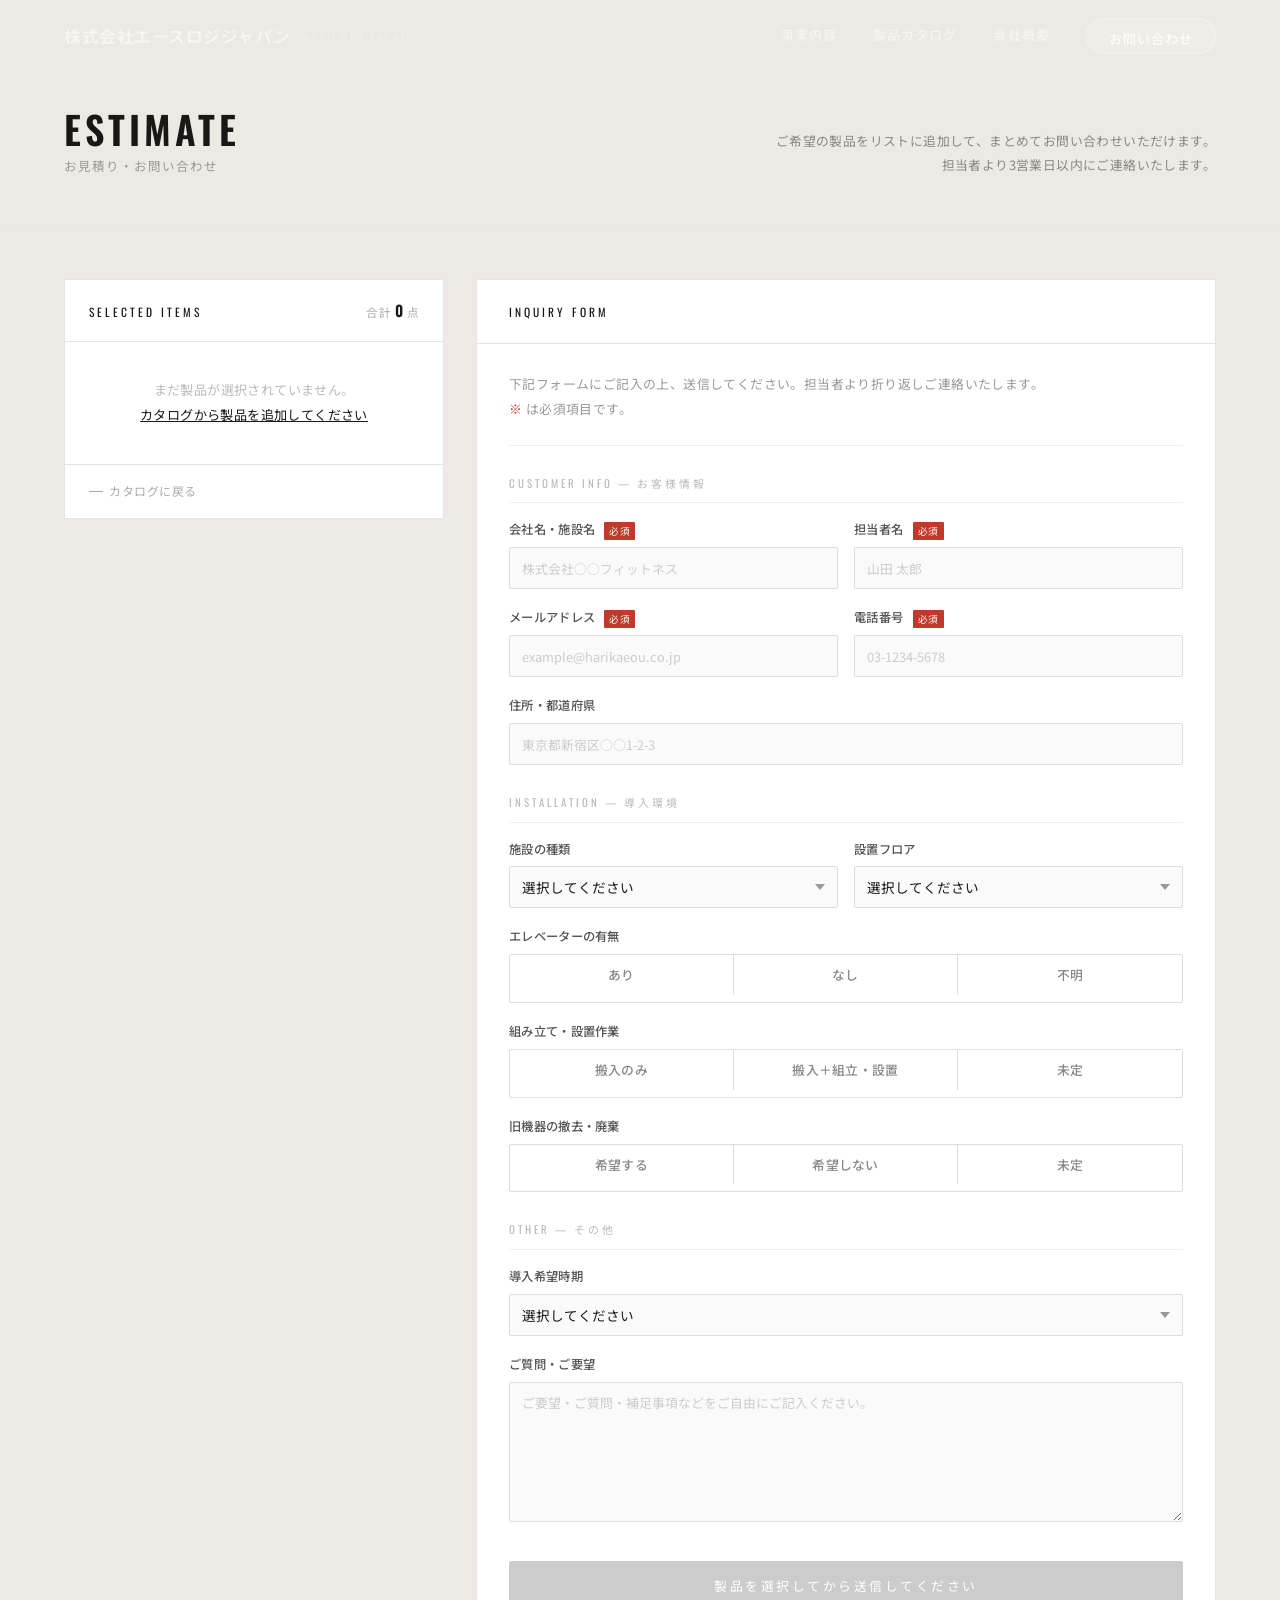
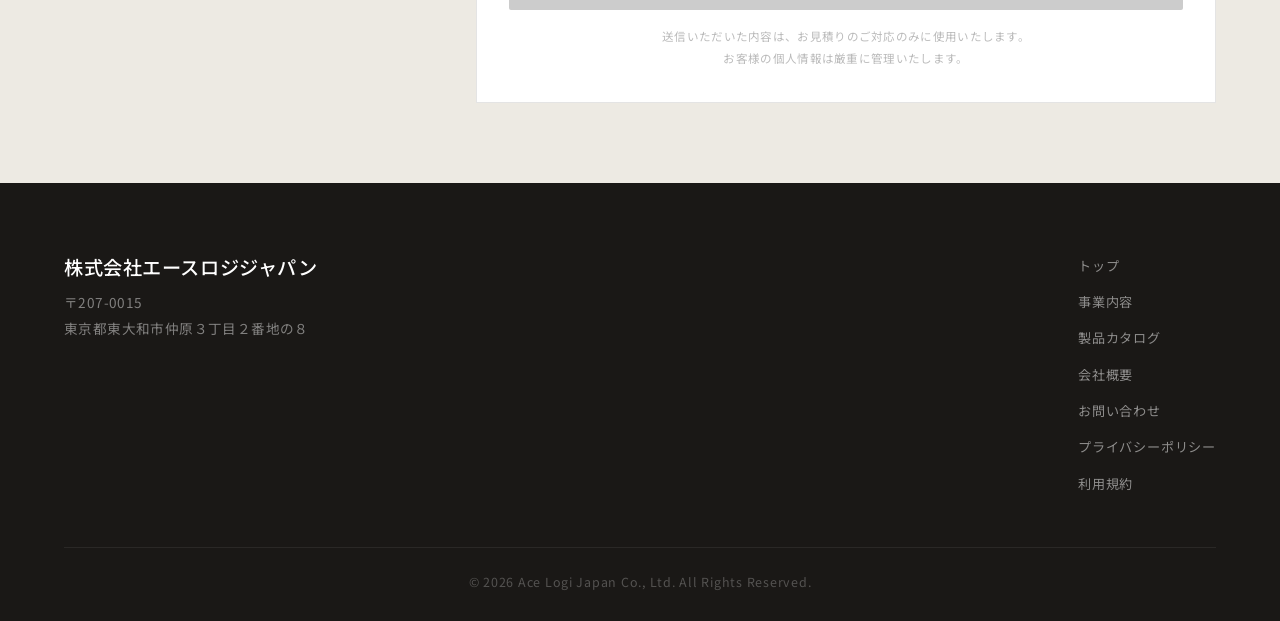
<file: estimate.html>
<!DOCTYPE html>
<html lang="ja">

<head>
    <meta charset="UTF-8">
    <meta name="viewport" content="width=device-width, initial-scale=1.0">
    <title>お見積り・お問い合わせ | Ace Logi Japan</title>
    <meta name="description" content="株式会社エースロジジャパンへのお見積り・お問い合わせフォームです。気になる製品をリストに追加して、まとめてご相談いただけます。">
    <link rel="preconnect" href="https://fonts.googleapis.com">
    <link rel="preconnect" href="https://fonts.gstatic.com" crossorigin>
    <link
        href="https://fonts.googleapis.com/css2?family=Noto+Sans+JP:wght@300;400;500;700&family=Oswald:wght@400;600&display=swap"
        rel="stylesheet">
    <link rel="stylesheet" href="styles.css">
    <style>
        /* ===== Estimate Page ===== */

        .est-header {
            padding: 110px 0 48px;
            background: var(--bg-light);
            border-bottom: 1px solid #e8e8e8;
        }

        .est-header-inner {
            display: flex;
            align-items: flex-end;
            justify-content: space-between;
            gap: 20px;
        }

        .est-header-left {}

        .est-header-en {
            font-family: var(--font-heading);
            font-size: 2.4rem;
            font-weight: 600;
            letter-spacing: 4px;
            color: var(--primary-color);
            line-height: 1;
        }

        .est-header-ja {
            font-size: 0.78rem;
            color: #999;
            letter-spacing: 2px;
            margin-top: 8px;
            font-weight: 400;
        }

        .est-header-note {
            font-size: 0.8rem;
            color: #888;
            line-height: 1.9;
            text-align: right;
        }

        /* Layout */
        .est-body {
            padding: 52px 0 80px;
            background: var(--bg-light);
        }

        .est-layout {
            display: grid;
            grid-template-columns: 380px 1fr;
            gap: 32px;
            align-items: start;
        }

        @media (max-width: 960px) {
            .est-layout {
                grid-template-columns: 1fr;
            }

            .est-header-inner {
                flex-direction: column;
                align-items: flex-start;
            }

            .est-header-note {
                text-align: left;
            }
        }

        /* === Left Panel: Product List === */
        .est-list-panel {
            background: #fff;
            border: 1px solid #e4e4e4;
            position: sticky;
            top: 96px;
        }

        .est-list-header {
            padding: 18px 24px;
            border-bottom: 1px solid #e4e4e4;
            display: flex;
            align-items: baseline;
            justify-content: space-between;
        }

        .est-list-title {
            font-family: var(--font-heading);
            font-size: 0.72rem;
            letter-spacing: 3px;
            color: var(--primary-color);
            font-weight: 400;
        }

        .est-list-total {
            font-size: 0.72rem;
            color: #aaa;
            letter-spacing: 0.5px;
        }

        .est-list-total strong {
            color: var(--primary-color);
            font-family: var(--font-heading);
            font-size: 0.95rem;
            font-weight: 600;
        }

        .est-product-list {
            list-style: none;
            min-height: 80px;
        }

        .est-product-item {
            display: flex;
            align-items: center;
            gap: 16px;
            padding: 16px 24px;
            border-bottom: 1px solid #f2f2f2;
            transition: background 0.18s;
        }

        .est-product-item:last-child {
            border-bottom: none;
        }

        .est-product-item:hover {
            background: #fafafa;
        }

        .est-item-num {
            font-family: var(--font-heading);
            font-size: 0.7rem;
            color: #ccc;
            letter-spacing: 0.5px;
            min-width: 22px;
            flex-shrink: 0;
        }

        .est-item-info {
            flex: 1;
            min-width: 0;
        }

        .est-item-name {
            font-size: 0.82rem;
            font-weight: 600;
            color: var(--primary-color);
            line-height: 1.4;
            white-space: nowrap;
            overflow: hidden;
            text-overflow: ellipsis;
        }

        .est-item-series {
            font-size: 0.7rem;
            color: #bbb;
            margin-top: 2px;
            letter-spacing: 0.5px;
            text-transform: uppercase;
        }

        .est-item-qty {
            display: flex;
            align-items: center;
            gap: 6px;
            flex-shrink: 0;
        }

        .est-qty-btn {
            width: 24px;
            height: 24px;
            border: 1px solid #ddd;
            background: #fff;
            border-radius: 2px;
            cursor: pointer;
            font-size: 0.9rem;
            display: flex;
            align-items: center;
            justify-content: center;
            transition: border-color 0.18s, color 0.18s;
            color: #666;
            line-height: 1;
        }

        .est-qty-btn:hover {
            border-color: var(--primary-color);
            color: var(--primary-color);
        }

        .est-qty-num {
            min-width: 20px;
            text-align: center;
            font-size: 0.82rem;
            font-weight: 600;
            color: var(--primary-color);
        }

        .est-item-remove {
            width: 22px;
            height: 22px;
            border: 1px solid transparent;
            background: transparent;
            color: #ccc;
            cursor: pointer;
            font-size: 0.75rem;
            display: flex;
            align-items: center;
            justify-content: center;
            border-radius: 2px;
            transition: border-color 0.18s, color 0.18s, background 0.18s;
            flex-shrink: 0;
        }

        .est-item-remove:hover {
            border-color: #ddd;
            background: #fef2f2;
            color: #c0392b;
        }

        .est-empty-msg {
            padding: 36px 24px;
            text-align: center;
            color: #bbb;
            font-size: 0.82rem;
            line-height: 1.9;
        }

        .est-empty-msg a {
            color: var(--primary-color);
            text-decoration: underline;
        }

        .est-list-footer {
            padding: 16px 24px;
            border-top: 1px solid #e4e4e4;
        }

        .est-back-link {
            font-size: 0.75rem;
            color: #aaa;
            text-decoration: none;
            letter-spacing: 0.5px;
            display: flex;
            align-items: center;
            gap: 6px;
            transition: color 0.18s;
        }

        .est-back-link::before {
            content: '';
            display: inline-block;
            width: 14px;
            height: 1px;
            background: currentColor;
        }

        .est-back-link:hover {
            color: var(--primary-color);
        }

        /* === Right Panel: Form === */
        .est-form-panel {
            background: #fff;
            border: 1px solid #e4e4e4;
        }

        .est-form-header {
            padding: 22px 32px;
            border-bottom: 1px solid #e4e4e4;
        }

        .est-form-title {
            font-family: var(--font-heading);
            font-size: 0.72rem;
            letter-spacing: 3px;
            color: var(--primary-color);
            font-weight: 400;
        }

        .est-form-body {
            padding: 28px 32px 32px;
        }

        .est-form-lead {
            font-size: 0.8rem;
            color: #999;
            line-height: 1.9;
            margin-bottom: 28px;
            padding-bottom: 24px;
            border-bottom: 1px solid #f0f0f0;
        }

        .est-form-lead .req-note {
            color: #c0392b;
        }

        /* Section heading in form */
        .est-section-heading {
            font-size: 0.68rem;
            font-family: var(--font-heading);
            letter-spacing: 3px;
            color: #bbb;
            margin: 28px 0 16px;
            padding-bottom: 10px;
            border-bottom: 1px solid #f0f0f0;
            text-transform: uppercase;
        }

        .est-section-heading:first-of-type {
            margin-top: 0;
        }

        .form-row {
            display: grid;
            grid-template-columns: 1fr 1fr;
            gap: 16px;
        }

        @media (max-width: 600px) {
            .form-row {
                grid-template-columns: 1fr;
            }
        }

        .form-group {
            margin-bottom: 18px;
        }

        .form-group label {
            display: block;
            font-size: 0.77rem;
            font-weight: 500;
            color: #555;
            margin-bottom: 7px;
            letter-spacing: 0.3px;
        }

        .form-group label .req {
            display: inline-block;
            background: #c0392b;
            color: #fff;
            font-size: 0.6rem;
            padding: 1px 5px;
            border-radius: 1px;
            margin-left: 6px;
            vertical-align: middle;
            font-weight: 400;
            letter-spacing: 0.5px;
        }

        .form-group input,
        .form-group select,
        .form-group textarea {
            width: 100%;
            padding: 10px 12px;
            border: 1px solid #ddd;
            border-radius: 2px;
            font-family: var(--font-main);
            font-size: 0.85rem;
            color: var(--primary-color);
            background: #fafafa;
            transition: border-color 0.2s, background 0.2s;
            appearance: none;
        }

        .form-group select {
            background-image: url("data:image/svg+xml,%3Csvg xmlns='http://www.w3.org/2000/svg' width='10' height='6' viewBox='0 0 10 6'%3E%3Cpath d='M0 0l5 6 5-6z' fill='%23999'/%3E%3C/svg%3E");
            background-repeat: no-repeat;
            background-position: right 12px center;
            padding-right: 32px;
        }

        .form-group input:focus,
        .form-group select:focus,
        .form-group textarea:focus {
            outline: none;
            border-color: var(--primary-color);
            background: #fff;
        }

        .form-group input::placeholder,
        .form-group textarea::placeholder {
            color: #ccc;
            font-size: 0.8rem;
        }

        /* Radio styles */
        .radio-group {
            display: flex;
            gap: 0;
            flex-wrap: wrap;
            margin-top: 7px;
            border: 1px solid #ddd;
            border-radius: 2px;
            overflow: hidden;
        }

        .radio-option {
            flex: 1;
            min-width: max-content;
        }

        .radio-option input[type="radio"] {
            display: none;
        }

        .radio-option span {
            display: block;
            padding: 9px 14px;
            font-size: 0.8rem;
            color: #888;
            cursor: pointer;
            text-align: center;
            border-right: 1px solid #ddd;
            transition: background 0.18s, color 0.18s;
            white-space: nowrap;
        }

        .radio-option:last-child span {
            border-right: none;
        }

        .radio-option input[type="radio"]:checked+span {
            background: var(--primary-color);
            color: #fff;
        }

        .radio-option span:hover {
            background: #f5f5f5;
            color: var(--primary-color);
        }

        .radio-option input[type="radio"]:checked+span:hover {
            background: var(--primary-color);
            color: #fff;
        }

        /* Submit */
        .est-submit-btn {
            display: block;
            width: 100%;
            padding: 15px;
            background: var(--primary-color);
            color: #fff;
            border: none;
            border-radius: 2px;
            font-size: 0.8rem;
            font-weight: 400;
            cursor: pointer;
            letter-spacing: 2.5px;
            text-transform: uppercase;
            margin-top: 32px;
            transition: background 0.22s;
            font-family: var(--font-main);
        }

        .est-submit-btn:hover {
            background: var(--highlight);
        }

        .est-submit-btn:disabled {
            background: #ccc;
            cursor: not-allowed;
        }

        .est-form-note {
            font-size: 0.72rem;
            color: #bbb;
            text-align: center;
            margin-top: 16px;
            line-height: 1.9;
            letter-spacing: 0.3px;
        }

        /* === Success Modal === */
        .success-overlay {
            display: none;
            position: fixed;
            inset: 0;
            background: rgba(15, 32, 39, 0.6);
            z-index: 9999;
            align-items: center;
            justify-content: center;
        }

        .success-overlay.show {
            display: flex;
        }

        .success-box {
            background: #fff;
            padding: 52px 48px;
            text-align: center;
            max-width: 400px;
            width: 90%;
            animation: fadeInUp 0.35s cubic-bezier(0.25, 1, 0.3, 1);
        }

        @keyframes fadeInUp {
            from {
                opacity: 0;
                transform: translateY(20px);
            }

            to {
                opacity: 1;
                transform: translateY(0);
            }
        }

        .success-badge {
            display: inline-block;
            width: 40px;
            height: 40px;
            border: 2px solid var(--primary-color);
            border-radius: 50%;
            margin-bottom: 24px;
            position: relative;
        }

        .success-badge::before {
            content: '';
            position: absolute;
            left: 10px;
            top: 20px;
            width: 8px;
            height: 1.5px;
            background: var(--primary-color);
            transform: rotate(45deg);
        }

        .success-badge::after {
            content: '';
            position: absolute;
            left: 15px;
            top: 17px;
            width: 14px;
            height: 1.5px;
            background: var(--primary-color);
            transform: rotate(-45deg);
        }

        .success-box h3 {
            font-family: var(--font-heading);
            font-size: 1.1rem;
            letter-spacing: 3px;
            color: var(--primary-color);
            margin-bottom: 16px;
            font-weight: 400;
        }

        .success-box p {
            color: #888;
            line-height: 1.9;
            font-size: 0.82rem;
            margin-bottom: 30px;
        }

        .success-box a {
            display: inline-block;
            padding: 11px 28px;
            border: 1.5px solid var(--primary-color);
            color: var(--primary-color);
            font-size: 0.75rem;
            letter-spacing: 2px;
            text-transform: uppercase;
            transition: background 0.22s, color 0.22s;
            border-radius: 2px;
        }

        .success-box a:hover {
            background: var(--primary-color);
            color: #fff;
        }
    </style>
</head>

<body>
    <!-- Navigation Header -->
    <header id="header" class="header">
        <div class="container header-container">
            <a href="index.html" class="logo">
                <span class="logo-jp">株式会社エースロジジャパン</span>
                <span class="logo-en">ACE LOGI JAPAN</span>
            </a>
            <nav class="nav-links">
                <a href="index.html#services">事業内容</a>
                <a href="catalog.html">製品カタログ</a>
                <a href="index.html#company">会社概要</a>
                <a href="index.html#contact" class="btn-nav">お問い合わせ</a>
            </nav>
            <div class="mobile-menu-btn" id="mobile-menu-btn">
                <span></span><span></span><span></span>
            </div>
        </div>
        <div class="mobile-nav" id="mobile-nav">
            <a href="index.html#services" class="mobile-link">事業内容</a>
            <a href="catalog.html" class="mobile-link">製品カタログ</a>
            <a href="index.html#company" class="mobile-link">会社概要</a>
            <a href="index.html#contact" class="mobile-link btn-nav-mobile">お問い合わせ</a>
        </div>
    </header>

    <!-- Page Header -->
    <section class="est-header">
        <div class="container">
            <div class="est-header-inner">
                <div class="est-header-left">
                    <div class="est-header-en">ESTIMATE</div>
                    <div class="est-header-ja">お見積り・お問い合わせ</div>
                </div>
                <div class="est-header-note">
                    ご希望の製品をリストに追加して、まとめてお問い合わせいただけます。<br>
                    担当者より3営業日以内にご連絡いたします。
                </div>
            </div>
        </div>
    </section>

    <!-- Main Estimate Section -->
    <section class="est-body">
        <div class="container">
            <div class="est-layout">

                <!-- Left: Product List -->
                <div class="est-list-panel">
                    <div class="est-list-header">
                        <span class="est-list-title">SELECTED ITEMS</span>
                        <span class="est-list-total">合計 <strong id="total-items-count">0</strong> 点</span>
                    </div>
                    <ul class="est-product-list" id="estimate-product-list">
                    </ul>
                    <div class="est-list-footer">
                        <a href="catalog.html" class="est-back-link">カタログに戻る</a>
                    </div>
                </div>

                <!-- Right: Inquiry Form -->
                <div class="est-form-panel">
                    <div class="est-form-header">
                        <div class="est-form-title">INQUIRY FORM</div>
                    </div>
                    <div class="est-form-body">
                        <p class="est-form-lead">
                            下記フォームにご記入の上、送信してください。担当者より折り返しご連絡いたします。<br>
                            <span class="req-note">※</span> は必須項目です。
                        </p>

                        <form id="estimate-form" action="https://formspree.io/f/mnjodnyo" method="POST"
                            onsubmit="submitEstimate(event)">

                            <div class="est-section-heading">Customer Info — お客様情報</div>

                            <div class="form-row">
                                <div class="form-group">
                                    <label for="company-name">会社名・施設名 <span class="req">必須</span></label>
                                    <input type="text" id="company-name" name="company" placeholder="株式会社○○フィットネス"
                                        required>
                                </div>
                                <div class="form-group">
                                    <label for="person-name">担当者名 <span class="req">必須</span></label>
                                    <input type="text" id="person-name" name="name" placeholder="山田 太郎" required>
                                </div>
                            </div>

                            <div class="form-row">
                                <div class="form-group">
                                    <label for="email">メールアドレス <span class="req">必須</span></label>
                                    <input type="email" id="email" name="email" placeholder="example@harikaeou.co.jp"
                                        required>
                                </div>
                                <div class="form-group">
                                    <label for="phone">電話番号 <span class="req">必須</span></label>
                                    <input type="tel" id="phone" name="phone" placeholder="03-1234-5678" required>
                                </div>
                            </div>

                            <div class="form-group">
                                <label for="address">住所・都道府県</label>
                                <input type="text" id="address" name="address" placeholder="東京都新宿区○○1-2-3">
                            </div>

                            <div class="est-section-heading">Installation — 導入環境</div>

                            <div class="form-row">
                                <div class="form-group">
                                    <label for="facility-type">施設の種類</label>
                                    <select id="facility-type" name="facility_type">
                                        <option value="">選択してください</option>
                                        <option value="gym">フィットネスジム</option>
                                        <option value="hotel">ホテル</option>
                                        <option value="rehab">リハビリ施設</option>
                                        <option value="school">学校・大学</option>
                                        <option value="sports">スポーツクラブ</option>
                                        <option value="corporate">企業内施設</option>
                                        <option value="other">その他</option>
                                    </select>
                                </div>
                                <div class="form-group">
                                    <label for="installation-floor">設置フロア</label>
                                    <select id="installation-floor" name="floor">
                                        <option value="">選択してください</option>
                                        <option value="basement">地下</option>
                                        <option value="1f">1階</option>
                                        <option value="2f">2階</option>
                                        <option value="3f">3階</option>
                                        <option value="4f+">4階以上</option>
                                    </select>
                                </div>
                            </div>

                            <div class="form-group">
                                <label>エレベーターの有無</label>
                                <div class="radio-group">
                                    <label class="radio-option"><input type="radio" name="elevator"
                                            value="yes"><span>あり</span></label>
                                    <label class="radio-option"><input type="radio" name="elevator"
                                            value="no"><span>なし</span></label>
                                    <label class="radio-option"><input type="radio" name="elevator"
                                            value="unknown"><span>不明</span></label>
                                </div>
                            </div>

                            <div class="form-group">
                                <label>組み立て・設置作業</label>
                                <div class="radio-group">
                                    <label class="radio-option"><input type="radio" name="installation"
                                            value="delivery_only"><span>搬入のみ</span></label>
                                    <label class="radio-option"><input type="radio" name="installation"
                                            value="with_installation"><span>搬入＋組立・設置</span></label>
                                    <label class="radio-option"><input type="radio" name="installation"
                                            value="undecided"><span>未定</span></label>
                                </div>
                            </div>

                            <div class="form-group">
                                <label>旧機器の撤去・廃棄</label>
                                <div class="radio-group">
                                    <label class="radio-option"><input type="radio" name="disposal"
                                            value="yes"><span>希望する</span></label>
                                    <label class="radio-option"><input type="radio" name="disposal"
                                            value="no"><span>希望しない</span></label>
                                    <label class="radio-option"><input type="radio" name="disposal"
                                            value="undecided"><span>未定</span></label>
                                </div>
                            </div>

                            <div class="est-section-heading">Other — その他</div>

                            <div class="form-group">
                                <label for="timeline">導入希望時期</label>
                                <select id="timeline" name="timeline">
                                    <option value="">選択してください</option>
                                    <option value="asap">できるだけ早く</option>
                                    <option value="1month">1ヶ月以内</option>
                                    <option value="3months">3ヶ月以内</option>
                                    <option value="6months">6ヶ月以内</option>
                                    <option value="undecided">未定</option>
                                </select>
                            </div>

                            <div class="form-group">
                                <label for="message">ご質問・ご要望</label>
                                <textarea id="message" name="message" rows="5"
                                    placeholder="ご要望・ご質問・補足事項などをご自由にご記入ください。"></textarea>
                            </div>

                            <input type="hidden" id="selected-products-data" name="selected_products">

                            <button type="submit" class="est-submit-btn" id="btn-submit">
                                Send Inquiry — 送信する
                            </button>

                            <p class="est-form-note">
                                送信いただいた内容は、お見積りのご対応のみに使用いたします。<br>
                                お客様の個人情報は厳重に管理いたします。
                            </p>
                        </form>
                    </div>
                </div>

            </div>
        </div>
    </section>

    <!-- Success Modal -->
    <div class="success-overlay" id="success-overlay">
        <div class="success-box">
            <div class="success-badge"></div>
            <h3>SENT</h3>
            <p>
                お問い合わせありがとうございます。<br>
                担当者より3営業日以内にご連絡いたします。<br>
                しばらくお待ちください。
            </p>
            <a href="catalog.html">カタログに戻る</a>
        </div>
    </div>

    <!-- Footer -->
    <footer class="footer">
        <div class="container">
            <div class="footer-content">
                <div class="footer-brand">
                    <div class="logo-jp">株式会社エースロジジャパン</div>
                    <p class="footer-address">〒207-0015<br>東京都東大和市仲原３丁目２番地の８</p>
                </div>
                <div class="footer-links">
                    <a href="index.html#hero">トップ</a>
                    <a href="index.html#services">事業内容</a>
                    <a href="catalog.html">製品カタログ</a>
                    <a href="index.html#company">会社概要</a>
                    <a href="index.html#contact">お問い合わせ</a>
                    <a href="privacy.html">プライバシーポリシー</a>
                    <a href="terms.html">利用規約</a>
                </div>
            </div>
            <div class="footer-bottom">
                <p>&copy; 2026 Ace Logi Japan Co., Ltd. All Rights Reserved.</p>
            </div>
        </div>
    </footer>

    <script>
        document.getElementById('mobile-menu-btn').addEventListener('click', () => {
            document.getElementById('mobile-menu-btn').classList.toggle('active');
            document.getElementById('mobile-nav').classList.toggle('active');
        });

        function loadEstimateList() {
            const cart = JSON.parse(localStorage.getItem('estimateCart') || '[]');
            const listEl = document.getElementById('estimate-product-list');
            const totalEl = document.getElementById('total-items-count');
            const submitBtn = document.getElementById('btn-submit');

            if (cart.length === 0) {
                listEl.innerHTML = `
                    <li class="est-empty-msg">
                        まだ製品が選択されていません。<br>
                        <a href="catalog.html">カタログから製品を追加してください</a>
                    </li>`;
                totalEl.textContent = '0';
                submitBtn.disabled = true;
                submitBtn.textContent = '製品を選択してから送信してください';
                return;
            }

            listEl.innerHTML = '';
            let totalQty = 0;
            cart.forEach((item, idx) => {
                totalQty += item.qty;
                const li = document.createElement('li');
                li.className = 'est-product-item';
                li.innerHTML = `
                    <div class="est-item-num">${String(idx + 1).padStart(2, '0')}</div>
                    <div class="est-item-info">
                        <div class="est-item-name">${item.name}</div>
                        <div class="est-item-series">${item.series || ''}</div>
                    </div>
                    <div class="est-item-qty">
                        <button class="est-qty-btn" onclick="changeQty(${idx}, -1)">−</button>
                        <span class="est-qty-num">${item.qty}</span>
                        <button class="est-qty-btn" onclick="changeQty(${idx}, 1)">+</button>
                    </div>
                    <button class="est-item-remove" onclick="removeItem(${idx})" title="削除">×</button>
                `;
                listEl.appendChild(li);
            });

            totalEl.textContent = totalQty;
            submitBtn.disabled = false;
            submitBtn.textContent = 'Send Inquiry — 送信する';
            document.getElementById('selected-products-data').value = JSON.stringify(cart);
        }

        function changeQty(idx, delta) {
            let cart = JSON.parse(localStorage.getItem('estimateCart') || '[]');
            cart[idx].qty = Math.max(1, cart[idx].qty + delta);
            localStorage.setItem('estimateCart', JSON.stringify(cart));
            loadEstimateList();
        }

        function removeItem(idx) {
            let cart = JSON.parse(localStorage.getItem('estimateCart') || '[]');
            cart.splice(idx, 1);
            localStorage.setItem('estimateCart', JSON.stringify(cart));
            loadEstimateList();
        }

        async function submitEstimate(e) {
            e.preventDefault();
            const cart = JSON.parse(localStorage.getItem('estimateCart') || '[]');
            if (cart.length === 0) {
                alert('製品が選択されていません。カタログから製品を選んでください。');
                return;
            }

            const form = e.target;
            const data = new FormData(form);

            try {
                const res = await fetch(form.action, {
                    method: 'POST', body: data, headers: { 'Accept': 'application/json' }
                });
                if (res.ok) {
                    form.reset();
                    document.getElementById('success-overlay').classList.add('show');
                    localStorage.removeItem('estimateCart');
                } else {
                    alert('送信に失敗しました。時間をおいて再度お試しください。');
                }
            } catch {
                alert('送信に失敗しました。時間をおいて再度お試しください。');
            }
        }

        loadEstimateList();
    </script>
</body>

</html>
</file>
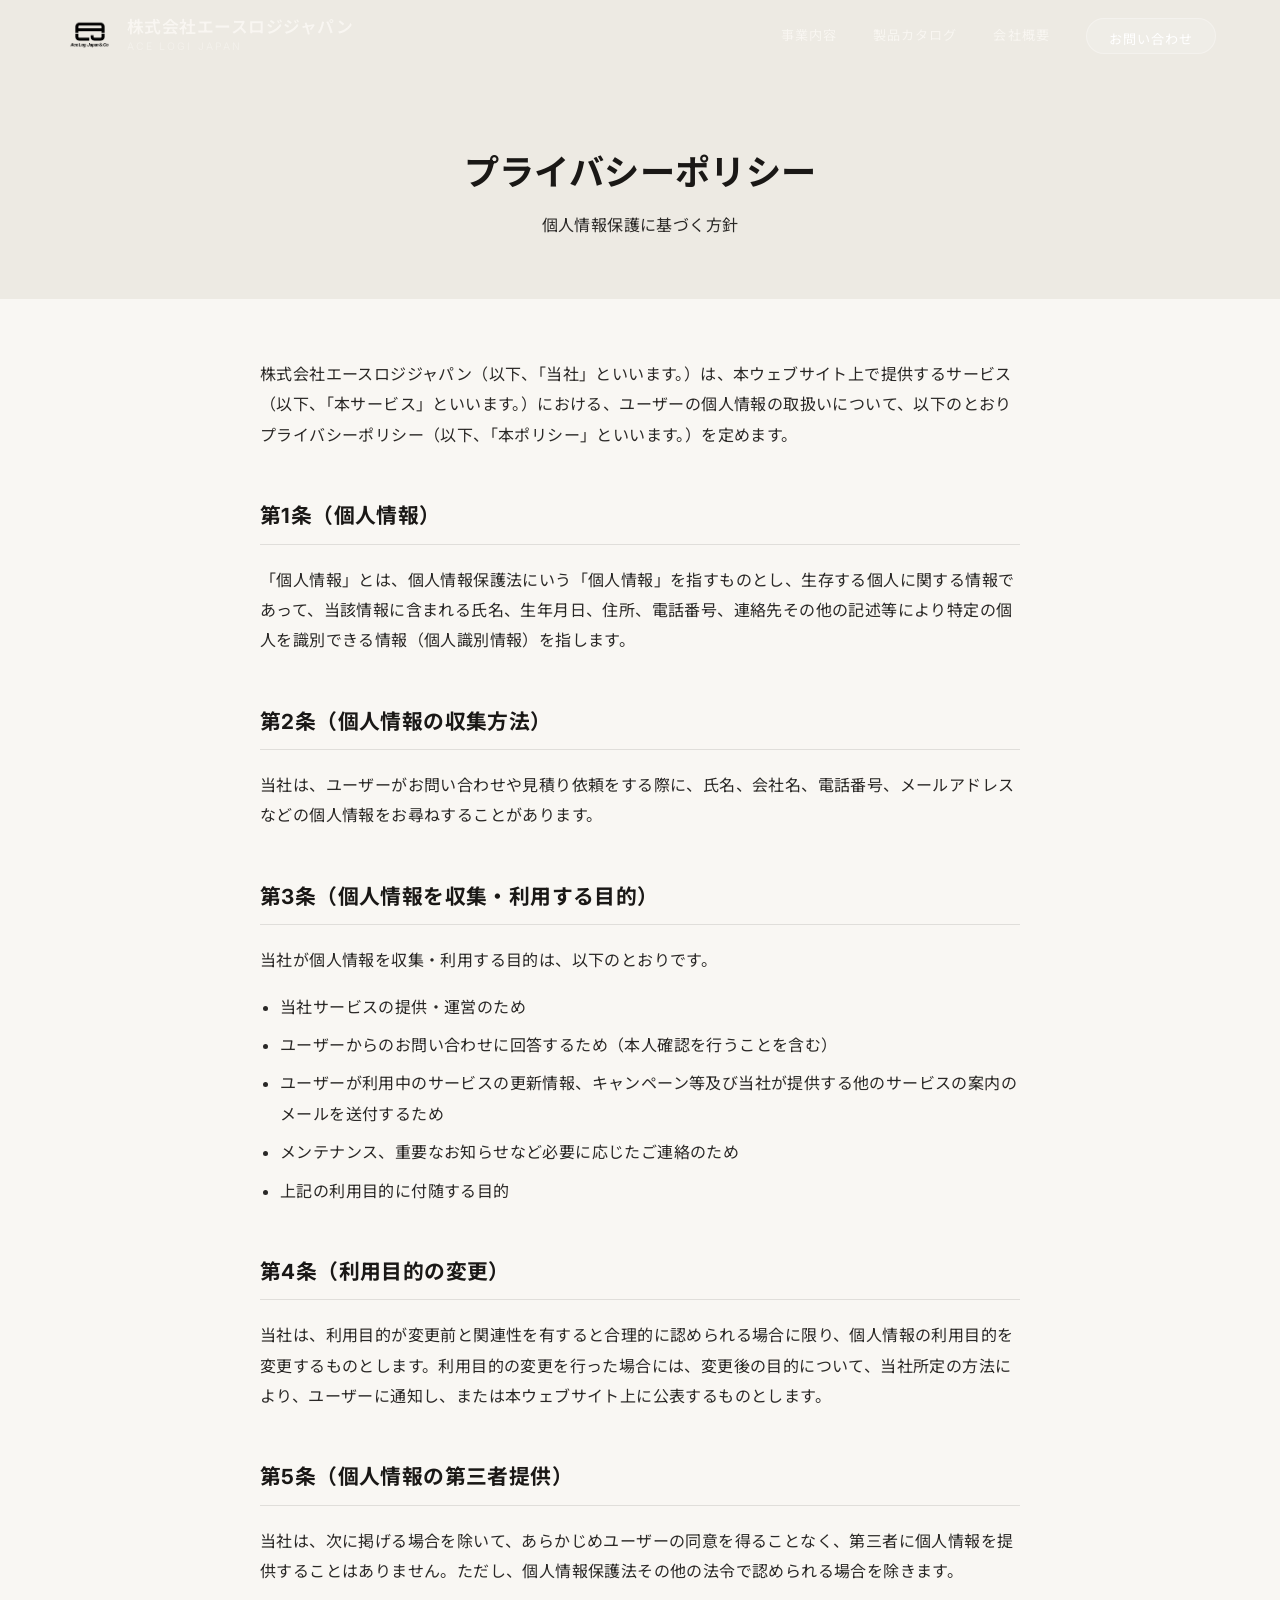
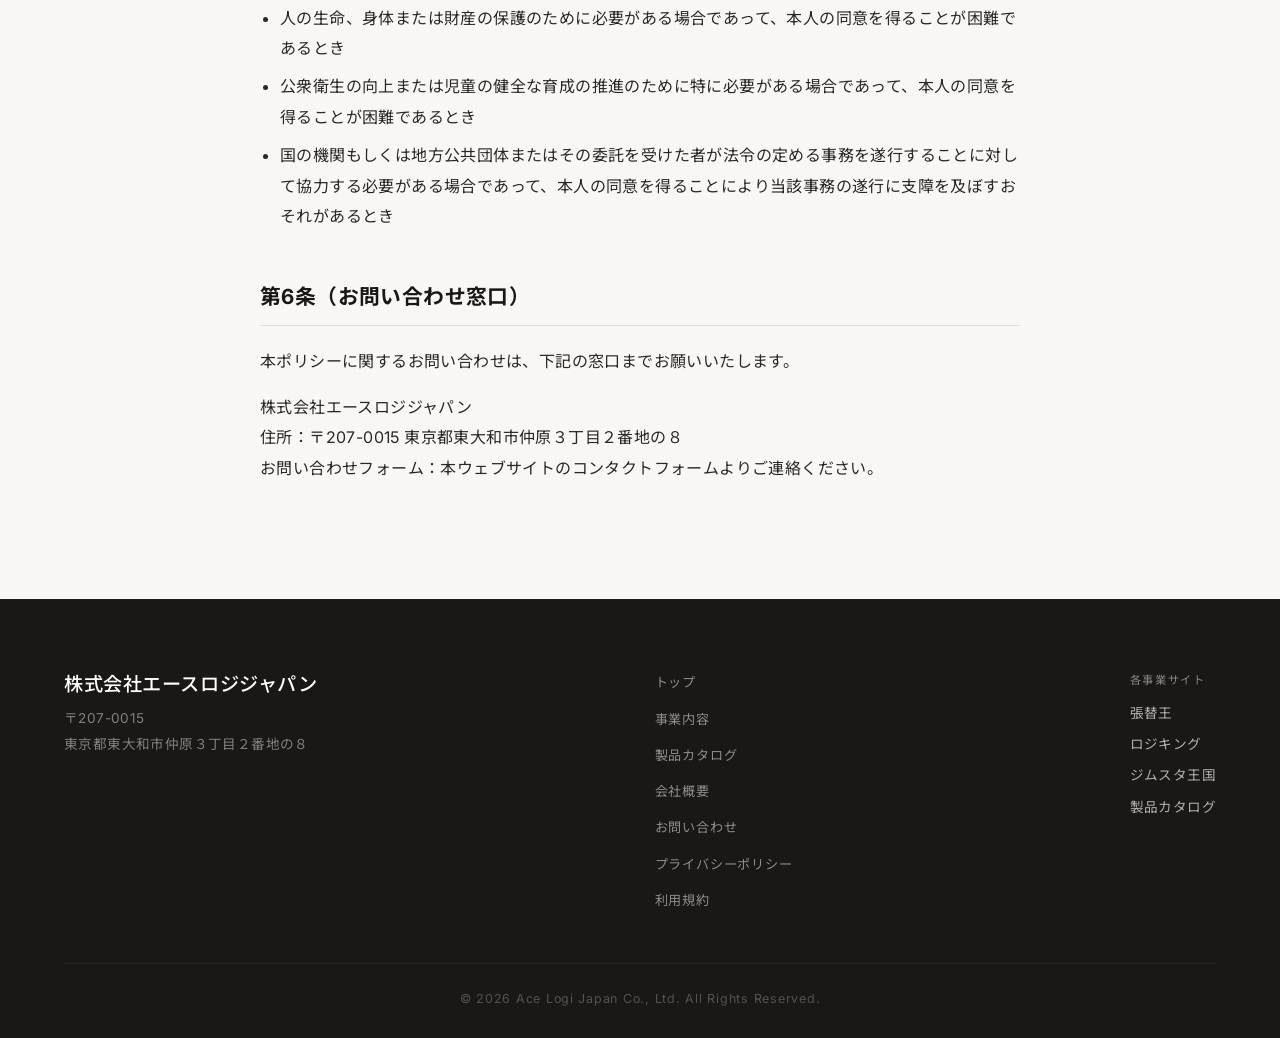
<file: privacy.html>
<!DOCTYPE html>
<html lang="ja">

<head>
    <meta charset="UTF-8">
    <meta name="viewport" content="width=device-width, initial-scale=1.0">
    <title>プライバシーポリシー | 株式会社エースロジジャパン</title>
    <meta name="description" content="株式会社エースロジジャパンのプライバシーポリシー（個人情報保護方針）について。">
    <!-- Google Fonts -->
    <link href="https://fonts.googleapis.com/css2?family=Cormorant+Garamond:ital,wght@0,400;0,500;0,600;1,400&family=Inter:wght@300;400;500&family=Noto+Serif+JP:wght@400;500;600&family=Noto+Sans+JP:wght@300;400;500&family=Oswald:wght@400;500;600;700&display=swap" rel="stylesheet">
    <!-- Custom CSS -->
    <link rel="stylesheet" href="styles.css">
    <style>
        .legal-header {
            padding: 140px 0 60px;
            background: var(--bg-light);
            text-align: center;
        }
        .legal-title {
            font-family: var(--font-heading);
            font-size: 2.2rem;
            color: var(--primary-color);
            margin-bottom: 12px;
        }
        .legal-body {
            max-width: 800px;
            margin: 0 auto;
            padding: 60px 20px 100px;
        }
        .legal-body h2 {
            font-size: 1.3rem;
            color: var(--primary-color);
            border-bottom: 1px solid rgba(0,0,0,0.1);
            padding-bottom: 10px;
            margin-top: 48px;
            margin-bottom: 20px;
        }
        .legal-body p {
            line-height: 1.9;
            color: var(--text-body);
            margin-bottom: 16px;
        }
        .legal-body ul {
            margin-bottom: 16px;
            padding-left: 20px;
        }
        .legal-body li {
            line-height: 1.9;
            margin-bottom: 8px;
            list-style-type: disc;
        }
    </style>
</head>

<body>
    <!-- Navigation Header -->
    <header id="header" class="header scrolled">
        <div class="container header-container">
            <a href="index.html" class="logo">
                <img src="images/alj-logo-mono.png" alt="ALJ Logo" class="header-logo-img">
                <div class="logo-text">
                    <span class="logo-jp">株式会社エースロジジャパン</span>
                    <span class="logo-en">ACE LOGI JAPAN</span>
                </div>
            </a>
            <nav class="nav-links">
                <a href="index.html#services">事業内容</a>
                <a href="catalog.html">製品カタログ</a>
                <a href="index.html#company">会社概要</a>
                <a href="index.html#contact" class="btn-nav">お問い合わせ</a>
            </nav>
            <div class="mobile-menu-btn" id="mobile-menu-btn">
                <span></span><span></span><span></span>
            </div>
        </div>
        <!-- Mobile Nav -->
        <div class="mobile-nav" id="mobile-nav">
            <a href="index.html#services" class="mobile-link">事業内容</a>
            <a href="catalog.html" class="mobile-link">製品カタログ</a>
            <a href="index.html#company" class="mobile-link">会社概要</a>
            <a href="index.html#contact" class="mobile-link btn-nav-mobile">お問い合わせ</a>
        </div>
    </header>

    <section class="legal-header">
        <div class="container">
            <h1 class="legal-title">プライバシーポリシー</h1>
            <p>個人情報保護に基づく方針</p>
        </div>
    </section>

    <section class="legal-body">
        <p>株式会社エースロジジャパン（以下、「当社」といいます。）は、本ウェブサイト上で提供するサービス（以下、「本サービス」といいます。）における、ユーザーの個人情報の取扱いについて、以下のとおりプライバシーポリシー（以下、「本ポリシー」といいます。）を定めます。</p>

        <h2>第1条（個人情報）</h2>
        <p>「個人情報」とは、個人情報保護法にいう「個人情報」を指すものとし、生存する個人に関する情報であって、当該情報に含まれる氏名、生年月日、住所、電話番号、連絡先その他の記述等により特定の個人を識別できる情報（個人識別情報）を指します。</p>

        <h2>第2条（個人情報の収集方法）</h2>
        <p>当社は、ユーザーがお問い合わせや見積り依頼をする際に、氏名、会社名、電話番号、メールアドレスなどの個人情報をお尋ねすることがあります。</p>

        <h2>第3条（個人情報を収集・利用する目的）</h2>
        <p>当社が個人情報を収集・利用する目的は、以下のとおりです。</p>
        <ul>
            <li>当社サービスの提供・運営のため</li>
            <li>ユーザーからのお問い合わせに回答するため（本人確認を行うことを含む）</li>
            <li>ユーザーが利用中のサービスの更新情報、キャンペーン等及び当社が提供する他のサービスの案内のメールを送付するため</li>
            <li>メンテナンス、重要なお知らせなど必要に応じたご連絡のため</li>
            <li>上記の利用目的に付随する目的</li>
        </ul>

        <h2>第4条（利用目的の変更）</h2>
        <p>当社は、利用目的が変更前と関連性を有すると合理的に認められる場合に限り、個人情報の利用目的を変更するものとします。利用目的の変更を行った場合には、変更後の目的について、当社所定の方法により、ユーザーに通知し、または本ウェブサイト上に公表するものとします。</p>

        <h2>第5条（個人情報の第三者提供）</h2>
        <p>当社は、次に掲げる場合を除いて、あらかじめユーザーの同意を得ることなく、第三者に個人情報を提供することはありません。ただし、個人情報保護法その他の法令で認められる場合を除きます。</p>
        <ul>
            <li>人の生命、身体または財産の保護のために必要がある場合であって、本人の同意を得ることが困難であるとき</li>
            <li>公衆衛生の向上または児童の健全な育成の推進のために特に必要がある場合であって、本人の同意を得ることが困難であるとき</li>
            <li>国の機関もしくは地方公共団体またはその委託を受けた者が法令の定める事務を遂行することに対して協力する必要がある場合であって、本人の同意を得ることにより当該事務の遂行に支障を及ぼすおそれがあるとき</li>
        </ul>

        <h2>第6条（お問い合わせ窓口）</h2>
        <p>本ポリシーに関するお問い合わせは、下記の窓口までお願いいたします。</p>
        <p>
            株式会社エースロジジャパン<br>
            住所：〒207-0015 東京都東大和市仲原３丁目２番地の８<br>
            お問い合わせフォーム：本ウェブサイトのコンタクトフォームよりご連絡ください。
        </p>
    </section>

    <!-- Footer -->
    <footer class="footer">
        <div class="container">
            <div class="footer-content">
                <div class="footer-brand">
                    <div class="logo-jp">株式会社エースロジジャパン</div>
                    <p class="footer-address">〒207-0015<br>東京都東大和市仲原３丁目２番地の８</p>
                </div>
                <div class="footer-links">
                    <a href="index.html#hero">トップ</a>
                    <a href="index.html#services">事業内容</a>
                    <a href="catalog.html">製品カタログ</a>
                    <a href="index.html#company">会社概要</a>
                    <a href="index.html#contact">お問い合わせ</a>
                    <a href="privacy.html">プライバシーポリシー</a>
                    <a href="terms.html">利用規約</a>
                </div>
                <div class="footer-services">
                    <p class="footer-col-title">各事業サイト</p>
                    <a href="https://harikaeou.co.jp/" target="_blank" rel="noopener">張替王</a>
                    <a href="https://fitnesslogi.co.jp/" target="_blank" rel="noopener">ロジキング</a>
                    <a href="gymsta-kingdom.html">ジムスタ王国</a>
                    <a href="catalog.html">製品カタログ</a>
                </div>
            </div>
            <div class="footer-bottom">
                <p>&copy; 2026 Ace Logi Japan Co., Ltd. All Rights Reserved.</p>
            </div>
        </div>
    </footer>

    <script src="script.js"></script>
</body>
</html>
</file>
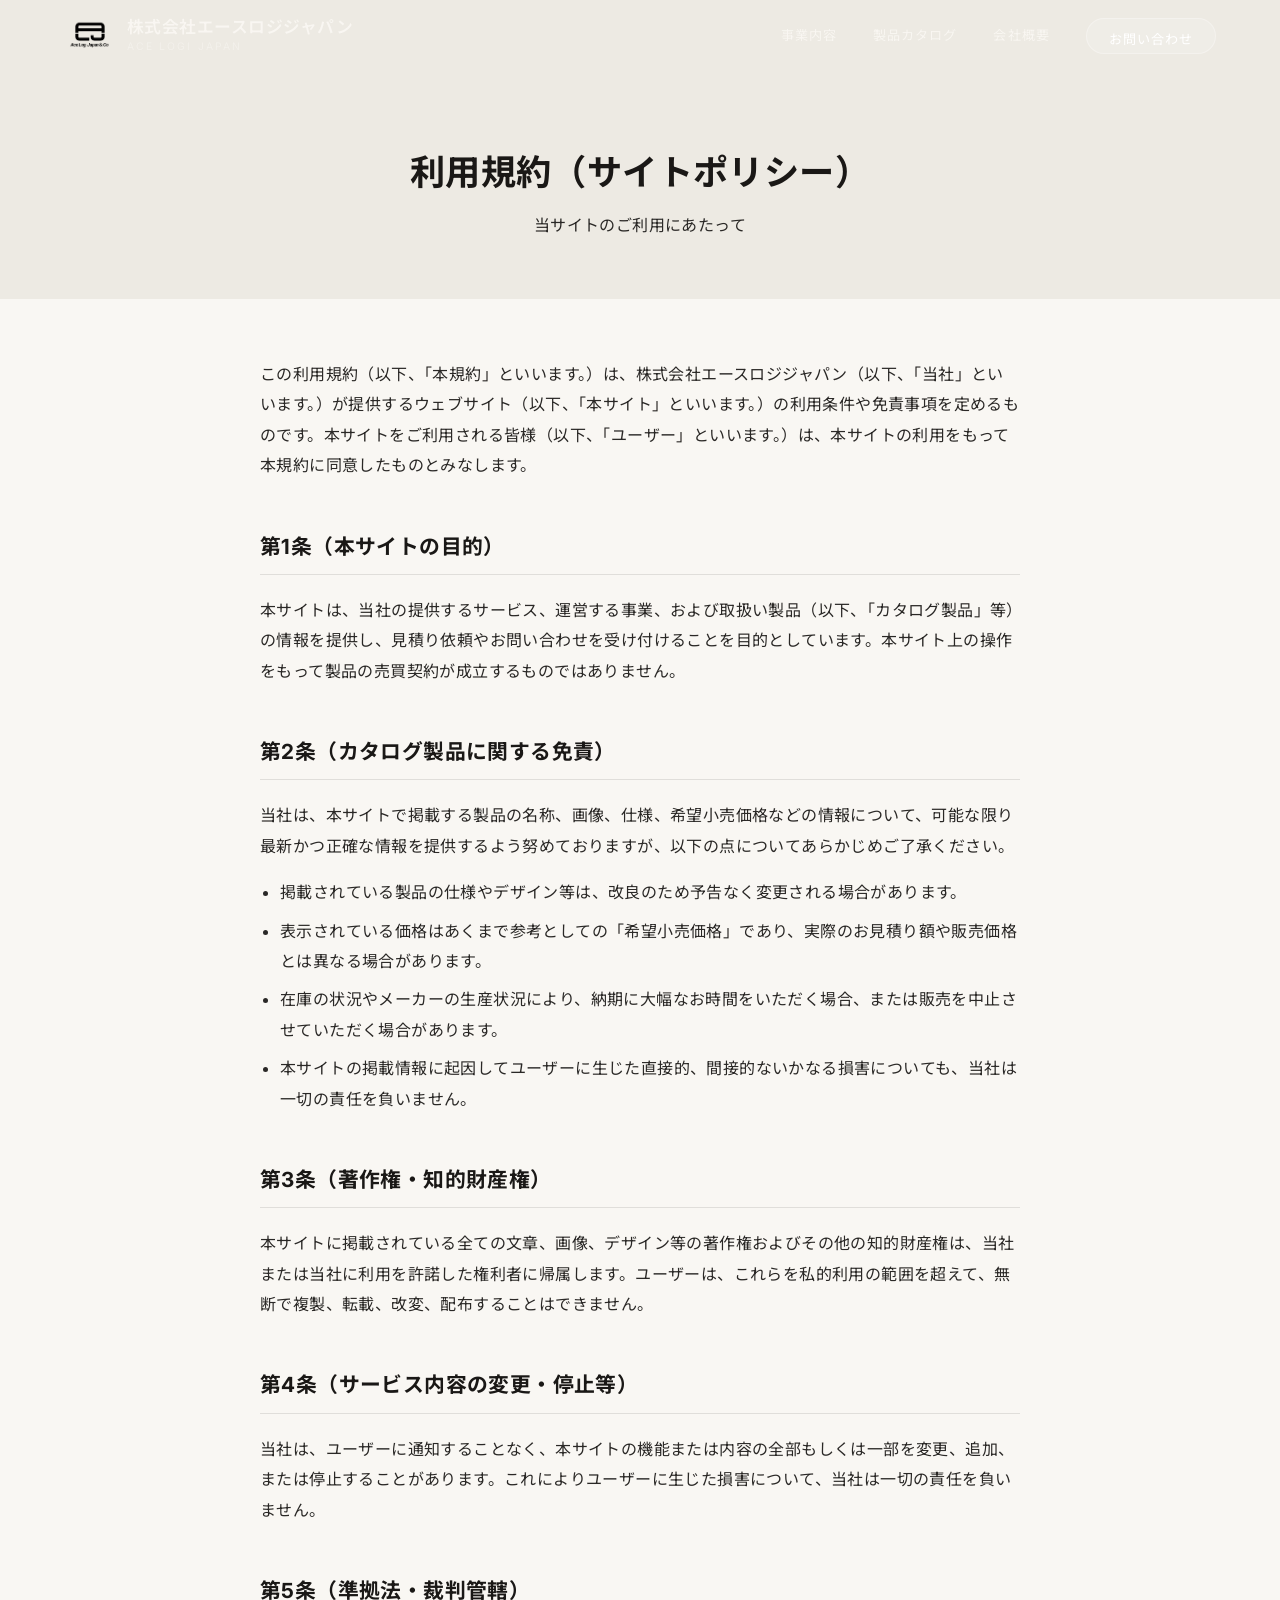
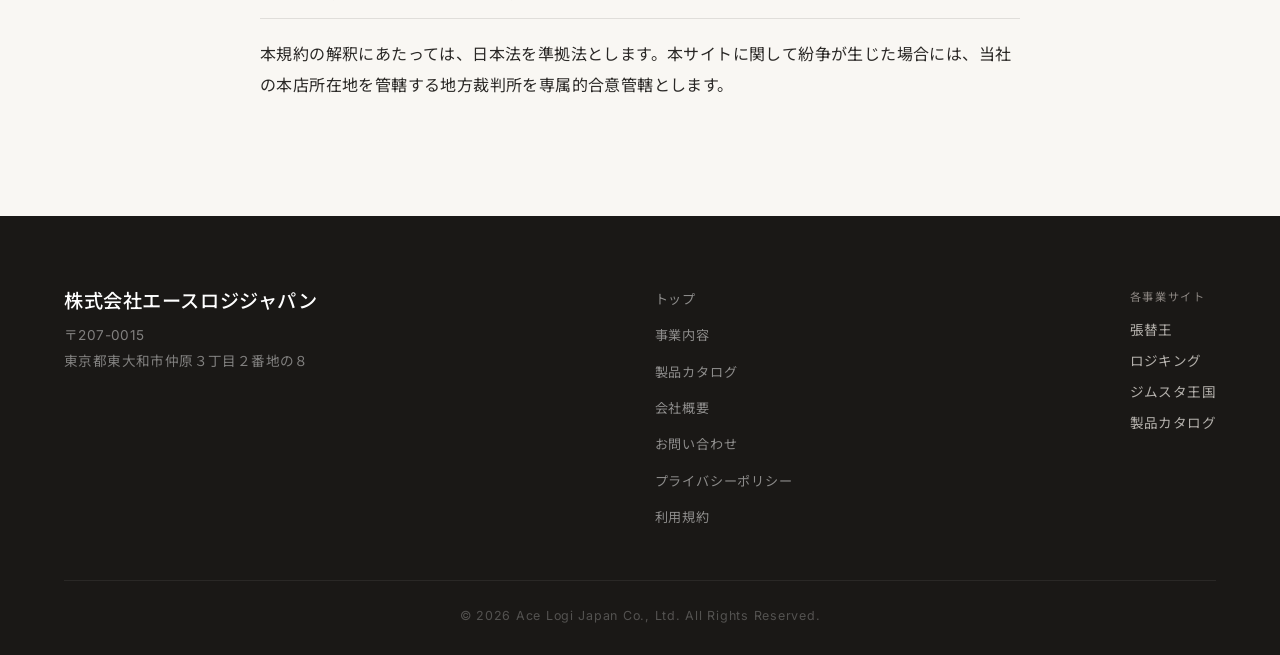
<file: terms.html>
<!DOCTYPE html>
<html lang="ja">

<head>
    <meta charset="UTF-8">
    <meta name="viewport" content="width=device-width, initial-scale=1.0">
    <title>利用規約（サイトポリシー） | 株式会社エースロジジャパン</title>
    <meta name="description" content="株式会社エースロジジャパンの利用規約および免責事項について。">
    <!-- Google Fonts -->
    <link href="https://fonts.googleapis.com/css2?family=Cormorant+Garamond:ital,wght@0,400;0,500;0,600;1,400&family=Inter:wght@300;400;500&family=Noto+Serif+JP:wght@400;500;600&family=Noto+Sans+JP:wght@300;400;500&family=Oswald:wght@400;500;600;700&display=swap" rel="stylesheet">
    <!-- Custom CSS -->
    <link rel="stylesheet" href="styles.css">
    <style>
        .legal-header {
            padding: 140px 0 60px;
            background: var(--bg-light);
            text-align: center;
        }
        .legal-title {
            font-family: var(--font-heading);
            font-size: 2.2rem;
            color: var(--primary-color);
            margin-bottom: 12px;
        }
        .legal-body {
            max-width: 800px;
            margin: 0 auto;
            padding: 60px 20px 100px;
        }
        .legal-body h2 {
            font-size: 1.3rem;
            color: var(--primary-color);
            border-bottom: 1px solid rgba(0,0,0,0.1);
            padding-bottom: 10px;
            margin-top: 48px;
            margin-bottom: 20px;
        }
        .legal-body p {
            line-height: 1.9;
            color: var(--text-body);
            margin-bottom: 16px;
        }
        .legal-body ul {
            margin-bottom: 16px;
            padding-left: 20px;
        }
        .legal-body li {
            line-height: 1.9;
            margin-bottom: 8px;
            list-style-type: disc;
        }
    </style>
</head>

<body>
    <!-- Navigation Header -->
    <header id="header" class="header scrolled">
        <div class="container header-container">
            <a href="index.html" class="logo">
                <img src="images/alj-logo-mono.png" alt="ALJ Logo" class="header-logo-img">
                <div class="logo-text">
                    <span class="logo-jp">株式会社エースロジジャパン</span>
                    <span class="logo-en">ACE LOGI JAPAN</span>
                </div>
            </a>
            <nav class="nav-links">
                <a href="index.html#services">事業内容</a>
                <a href="catalog.html">製品カタログ</a>
                <a href="index.html#company">会社概要</a>
                <a href="index.html#contact" class="btn-nav">お問い合わせ</a>
            </nav>
            <div class="mobile-menu-btn" id="mobile-menu-btn">
                <span></span><span></span><span></span>
            </div>
        </div>
        <!-- Mobile Nav -->
        <div class="mobile-nav" id="mobile-nav">
            <a href="index.html#services" class="mobile-link">事業内容</a>
            <a href="catalog.html" class="mobile-link">製品カタログ</a>
            <a href="index.html#company" class="mobile-link">会社概要</a>
            <a href="index.html#contact" class="mobile-link btn-nav-mobile">お問い合わせ</a>
        </div>
    </header>

    <section class="legal-header">
        <div class="container">
            <h1 class="legal-title">利用規約（サイトポリシー）</h1>
            <p>当サイトのご利用にあたって</p>
        </div>
    </section>

    <section class="legal-body">
        <p>この利用規約（以下、「本規約」といいます。）は、株式会社エースロジジャパン（以下、「当社」といいます。）が提供するウェブサイト（以下、「本サイト」といいます。）の利用条件や免責事項を定めるものです。本サイトをご利用される皆様（以下、「ユーザー」といいます。）は、本サイトの利用をもって本規約に同意したものとみなします。</p>

        <h2>第1条（本サイトの目的）</h2>
        <p>本サイトは、当社の提供するサービス、運営する事業、および取扱い製品（以下、「カタログ製品」等）の情報を提供し、見積り依頼やお問い合わせを受け付けることを目的としています。本サイト上の操作をもって製品の売買契約が成立するものではありません。</p>

        <h2>第2条（カタログ製品に関する免責）</h2>
        <p>当社は、本サイトで掲載する製品の名称、画像、仕様、希望小売価格などの情報について、可能な限り最新かつ正確な情報を提供するよう努めておりますが、以下の点についてあらかじめご了承ください。</p>
        <ul>
            <li>掲載されている製品の仕様やデザイン等は、改良のため予告なく変更される場合があります。</li>
            <li>表示されている価格はあくまで参考としての「希望小売価格」であり、実際のお見積り額や販売価格とは異なる場合があります。</li>
            <li>在庫の状況やメーカーの生産状況により、納期に大幅なお時間をいただく場合、または販売を中止させていただく場合があります。</li>
            <li>本サイトの掲載情報に起因してユーザーに生じた直接的、間接的ないかなる損害についても、当社は一切の責任を負いません。</li>
        </ul>

        <h2>第3条（著作権・知的財産権）</h2>
        <p>本サイトに掲載されている全ての文章、画像、デザイン等の著作権およびその他の知的財産権は、当社または当社に利用を許諾した権利者に帰属します。ユーザーは、これらを私的利用の範囲を超えて、無断で複製、転載、改変、配布することはできません。</p>

        <h2>第4条（サービス内容の変更・停止等）</h2>
        <p>当社は、ユーザーに通知することなく、本サイトの機能または内容の全部もしくは一部を変更、追加、または停止することがあります。これによりユーザーに生じた損害について、当社は一切の責任を負いません。</p>

        <h2>第5条（準拠法・裁判管轄）</h2>
        <p>本規約の解釈にあたっては、日本法を準拠法とします。本サイトに関して紛争が生じた場合には、当社の本店所在地を管轄する地方裁判所を専属的合意管轄とします。</p>
    </section>

    <!-- Footer -->
    <footer class="footer">
        <div class="container">
            <div class="footer-content">
                <div class="footer-brand">
                    <div class="logo-jp">株式会社エースロジジャパン</div>
                    <p class="footer-address">〒207-0015<br>東京都東大和市仲原３丁目２番地の８</p>
                </div>
                <div class="footer-links">
                    <a href="index.html#hero">トップ</a>
                    <a href="index.html#services">事業内容</a>
                    <a href="catalog.html">製品カタログ</a>
                    <a href="index.html#company">会社概要</a>
                    <a href="index.html#contact">お問い合わせ</a>
                    <a href="privacy.html">プライバシーポリシー</a>
                    <a href="terms.html">利用規約</a>
                </div>
                <div class="footer-services">
                    <p class="footer-col-title">各事業サイト</p>
                    <a href="https://harikaeou.co.jp/" target="_blank" rel="noopener">張替王</a>
                    <a href="https://fitnesslogi.co.jp/" target="_blank" rel="noopener">ロジキング</a>
                    <a href="gymsta-kingdom.html">ジムスタ王国</a>
                    <a href="catalog.html">製品カタログ</a>
                </div>
            </div>
            <div class="footer-bottom">
                <p>&copy; 2026 Ace Logi Japan Co., Ltd. All Rights Reserved.</p>
            </div>
        </div>
    </footer>

    <script src="script.js"></script>
</body>
</html>
</file>
<file: styles.css>
/* =========================================================================
   Base Settings & Variables — Coral Cap / Fujiya 1935 inspired
   ========================================================================= */
:root {
    --primary-color: #1A1816;
    --secondary-color: #2D2A26;
    --accent-color: #8C7A6B;
    --highlight: #E85D4E;    /* Coral red */
    --highlight-hover: #C94035;
    --text-dark: #2A2826;
    --text-muted: #8A8480;
    --bg-beige: #F4F0EA;     /* Warm parchment */
    --bg-light: #EDEAE3;
    --bg-white: #F9F7F3;
    --bg-dark: #1A1816;

    --font-main: 'Inter', 'Noto Sans JP', sans-serif;
    --font-heading: 'Oswald', 'Noto Sans JP', sans-serif;

    --transition-fast: 0.25s;
    --transition-mid: 0.5s;
    --transition-slow: 0.8s;
    --transition-slow: 0.8s;
    --ease-out-expo: cubic-bezier(0.16, 1, 0.3, 1);
    --ease-in-out: cubic-bezier(0.4, 0, 0.2, 1);

    --border-radius: 6px;
    --shadow-soft: 0 4px 24px rgba(0, 0, 0, 0.06);
    --shadow-hover: 0 16px 48px rgba(0, 0, 0, 0.12);
}

* {
    margin: 0;
    padding: 0;
    box-sizing: border-box;
}

html {
    scroll-behavior: smooth;
    scroll-padding-top: 80px;
}

body {
    font-family: var(--font-main);
    color: var(--text-dark);
    line-height: 1.7;
    background-color: var(--bg-white);
    letter-spacing: 0.025em;
    -webkit-font-smoothing: antialiased;
    -moz-osx-font-smoothing: grayscale;
    overflow-x: hidden;
}

a {
    text-decoration: none;
    color: inherit;
    transition: color var(--transition-fast);
}

ul {
    list-style: none;
}

img {
    max-width: 100%;
    height: auto;
    display: block;
}

.container {
    width: 90%;
    max-width: 1200px;
    margin: 0 auto;
}

.section {
    padding: 100px 0;
}

.bg-light {
    background-color: var(--bg-light);
}

.text-center {
    text-align: center;
}

/* =========================================================================
   Typography
   ========================================================================= */
.section-header {
    margin-bottom: 60px;
}

.section-eyebrow {
    font-family: var(--font-main);
    font-size: 0.7rem;
    font-weight: 500;
    color: var(--highlight);
    letter-spacing: 0.25em;
    text-transform: uppercase;
    margin-bottom: 12px;
    display: block;
}

.section-title {
    font-family: var(--font-heading);
    font-size: 3.4rem;
    font-weight: 500;
    color: var(--primary-color);
    letter-spacing: 0.04em;
    line-height: 1.1;
}

.section-subtitle {
    font-family: var(--font-main);
    font-size: 0.85rem;
    font-weight: 400;
    color: var(--text-muted);
    letter-spacing: 0.18em;
    text-transform: uppercase;
    margin-top: 8px;
}

.divider {
    display: none;
}

/* =========================================================================
   Buttons — Pill Shape (Coral Cap style)
   ========================================================================= */
.btn {
    display: inline-flex;
    align-items: center;
    justify-content: center;
    gap: 10px;
    padding: 14px 36px;
    border-radius: 60px;
    font-size: 0.85rem;
    font-weight: 500;
    letter-spacing: 0.1em;
    text-transform: uppercase;
    transition: all var(--transition-mid) var(--ease-out-expo);
    cursor: pointer;
    border: 1px solid transparent;
    position: relative;
    overflow: hidden;
}

.btn::after {
    content: '→';
    font-size: 0.9em;
    transition: transform var(--transition-fast);
}

.btn-primary {
    background-color: var(--highlight);
    color: #fff;
    border-color: var(--highlight);
}

.btn-primary:hover {
    background-color: var(--highlight-hover);
    border-color: var(--highlight-hover);
    transform: translateY(-2px);
    box-shadow: 0 12px 32px rgba(232, 93, 78, 0.3);
}

.btn-outline-light {
    background-color: transparent;
    border-color: rgba(255, 255, 255, 0.5);
    color: #fff;
}

.btn-outline-light:hover {
    background-color: rgba(255, 255, 255, 0.12);
    border-color: #fff;
    transform: translateY(-2px);
}

.btn-large {
    padding: 16px 48px;
    font-size: 0.9rem;
}

/* =========================================================================
   Header & Navigation
   ========================================================================= */
.header {
    position: fixed;
    top: 0;
    left: 0;
    width: 100%;
    /* Transparent by default — shows on hero */
    background-color: transparent;
    backdrop-filter: blur(0px);
    -webkit-backdrop-filter: blur(0px);
    border-bottom: 1px solid transparent;
    z-index: 1000;
    transition: background-color 0.6s var(--ease-in-out),
                border-color 0.6s var(--ease-in-out),
                backdrop-filter 0.6s var(--ease-in-out);
}

/* Logo text white on transparent header */
.header:not(.scrolled) .logo-jp,
.header:not(.scrolled) .nav-links a {
    color: rgba(249, 247, 243, 0.9);
}
.header:not(.scrolled) .logo-en {
    color: rgba(249, 247, 243, 0.5);
}
.header:not(.scrolled) .mobile-menu-btn span {
    background-color: rgba(249, 247, 243, 0.9);
}
.header:not(.scrolled) .btn-nav {
    background-color: rgba(255, 255, 255, 0.15);
    border: 1px solid rgba(255, 255, 255, 0.3);
}
.header:not(.scrolled) .btn-nav:hover {
    background-color: var(--highlight);
    border-color: var(--highlight);
}

.header.scrolled {
    background-color: rgba(249, 247, 243, 0.96);
    backdrop-filter: blur(20px);
    -webkit-backdrop-filter: blur(20px);
    border-bottom-color: rgba(26, 24, 22, 0.08);
}

.header-container {
    display: flex;
    justify-content: space-between;
    align-items: center;
    height: 72px;
}

.logo {
    display: flex;
    flex-direction: row;
    align-items: center;
    gap: 12px;
}

.header-logo-img {
    height: 36px;
    width: auto;
}

.logo-text {
    display: flex;
    flex-direction: column;
}

.logo-jp {
    font-family: var(--font-heading);
    font-size: 1.05rem;
    font-weight: 600;
    color: var(--primary-color);
    line-height: 1.2;
    letter-spacing: 0.03em;
}

.logo-en {
    font-family: var(--font-main);
    font-size: 0.65rem;
    color: var(--text-muted);
    letter-spacing: 0.2em;
    text-transform: uppercase;
    margin-top: 2px;
}

.nav-links {
    display: flex;
    align-items: center;
    gap: 36px;
}

.nav-links a {
    font-size: 0.82rem;
    font-weight: 400;
    color: var(--text-dark);
    letter-spacing: 0.08em;
    position: relative;
    padding-bottom: 2px;
}

.nav-links a::after {
    content: '';
    position: absolute;
    bottom: 0;
    left: 0;
    width: 0;
    height: 1px;
    background-color: var(--highlight);
    transition: width var(--transition-fast) var(--ease-out-expo);
}

.nav-links a:hover::after {
    width: 100%;
}

.nav-links a:hover {
    color: var(--primary-color);
}

.btn-nav {
    background-color: var(--primary-color);
    color: #fff !important;
    padding: 9px 22px;
    border-radius: 60px;
    font-size: 0.78rem;
    letter-spacing: 0.08em;
    transition: background-color var(--transition-fast);
}

.btn-nav::after {
    display: none;
}

.btn-nav:hover {
    background-color: var(--highlight);
}

/* Mobile Menu Button */
.mobile-menu-btn {
    display: none;
    flex-direction: column;
    justify-content: space-between;
    width: 26px;
    height: 18px;
    cursor: pointer;
    z-index: 1001;
}

.mobile-menu-btn span {
    display: block;
    height: 1.5px;
    width: 100%;
    background-color: var(--primary-color);
    transition: all 0.3s var(--ease-in-out);
}

.mobile-menu-btn.active span:nth-child(1) {
    transform: translateY(8px) rotate(45deg);
}

.mobile-menu-btn.active span:nth-child(2) {
    opacity: 0;
    transform: scaleX(0);
}

.mobile-menu-btn.active span:nth-child(3) {
    transform: translateY(-8px) rotate(-45deg);
}

/* Mobile Nav */
.mobile-nav {
    display: none; /* Hidden by default on desktop */
    position: fixed;
    top: 72px;
    left: 0;
    width: 100%;
    background-color: var(--bg-white);
    padding: 30px 0;
    border-top: 1px solid rgba(26, 24, 22, 0.08);
    transform: translateY(-110%);
    opacity: 0;
    visibility: hidden;
    pointer-events: none;
    transition: transform var(--transition-mid) var(--ease-out-expo),
                opacity var(--transition-mid) var(--ease-out-expo),
                visibility var(--transition-mid) var(--ease-out-expo);
    z-index: 9999;
    box-shadow: 0 10px 30px rgba(0,0,0,0.1);
}

.mobile-nav.active {
    transform: translateY(0);
    opacity: 1;
    visibility: visible;
    pointer-events: auto;
}

.mobile-link {
    font-size: 1rem;
    font-weight: 400;
    color: var(--text-dark);
    letter-spacing: 0.05em;
}

/* =========================================================================
   Hero Section — Full-screen intro with Fujiya-style logo animation
   ========================================================================= */
.hero {
    height: 100vh;
    min-height: 640px;
    background: var(--bg-dark);
    position: relative;
    display: flex;
    align-items: center;
    /* No padding-top — transparent header overlaps */
    overflow: hidden;
}

/* Background photo with slow pan */
.hero::before {
    content: '';
    position: absolute;
    inset: 0;
    background-image: url('https://images.unsplash.com/photo-1534438327276-14e5300c3a48?q=80&w=2940&auto=format&fit=crop');
    background-size: cover;
    background-position: center;
    opacity: 0.18;
    z-index: 0;
    animation: heroPan 40s ease-in-out infinite alternate;
    transform-origin: center center;
    will-change: transform;
}

@keyframes heroPan {
    0%   { transform: scale(1.08) translate(0, 0); }
    100% { transform: scale(1.18) translate(-2%, -1.5%); }
}

/* Gradient overlay */
.hero-overlay {
    position: absolute;
    inset: 0;
    background: linear-gradient(
        160deg,
        rgba(26, 24, 22, 0.9) 0%,
        rgba(26, 24, 22, 0.55) 50%,
        rgba(26, 24, 22, 0.75) 100%
    );
    z-index: 1;
}

/* Decorative grain texture */
.hero::after {
    content: '';
    position: absolute;
    inset: 0;
    background-image: url("data:image/svg+xml,%3Csvg viewBox='0 0 200 200' xmlns='http://www.w3.org/2000/svg'%3E%3Cfilter id='n'%3E%3CfeTurbulence type='fractalNoise' baseFrequency='0.9' numOctaves='4' stitchTiles='stitch'/%3E%3C/filter%3E%3Crect width='100%25' height='100%25' filter='url(%23n)' opacity='0.04'/%3E%3C/svg%3E");
    opacity: 0.35;
    z-index: 2;
    pointer-events: none;
}

.hero-content {
    position: relative;
    z-index: 3;
    color: var(--text-light);
    max-width: 700px;
}

/* Horizontal rule accent — synced with intro overlay (4.0s) */
.hero-rule {
    width: 40px;
    height: 1px;
    background: var(--highlight);
    margin-bottom: 28px;
    transform-origin: left;
    animation: ruleExpand 1s var(--ease-out-expo) 3.6s both;
}

@keyframes ruleExpand {
    from { transform: scaleX(0); opacity: 0; }
    to   { transform: scaleX(1); opacity: 1; }
}

.hero-title {
    font-family: var(--font-heading);
    font-size: clamp(2.8rem, 5vw, 4.8rem);
    font-weight: 500;
    line-height: 1.12;
    margin-bottom: 24px;
    letter-spacing: 0.02em;
    color: #ffffff;
    opacity: 1;
}

.hero-subtitle {
    font-size: 1rem;
    font-weight: 300;
    margin-bottom: 44px;
    opacity: 0.82;
    line-height: 1.9;
    letter-spacing: 0.04em;
}

.hero-actions {
    display: flex;
    gap: 16px;
    flex-wrap: wrap;
}

/* Logo intro overlay — Fujiya style: smooth fade in, hold, fade out */
.hero-intro-anim {
    position: fixed;
    inset: 0;
    display: flex;
    align-items: center;
    justify-content: center;
    background: var(--bg-dark);
    z-index: 9999;
    animation: introOverlay 4.0s var(--ease-in-out) forwards;
    pointer-events: none;
}

@keyframes introOverlay {
    0%   { opacity: 1; }
    60%  { opacity: 1; }
    100% { opacity: 0; pointer-events: none; }
}

.intro-logo {
    width: 220px;
    max-width: 60vw;
    filter: invert(1) brightness(2);
    animation: introLogo 4.0s var(--ease-out-expo) forwards;
    will-change: opacity, transform;
}

@keyframes introLogo {
    0%   { opacity: 0; transform: scale(0.92); }
    25%  { opacity: 1; transform: scale(1);    }
    70%  { opacity: 1; transform: scale(1.03); }
    100% { opacity: 0; transform: scale(1.06); }
}

/* Hero text animations — appear after intro fades */
.hero-anim-up {
    animation: heroFadeUp 1.2s var(--ease-out-expo) both;
}

.hero-delay-0 { animation-delay: 3.5s; }
.hero-delay-1 { animation-delay: 3.7s; }
.hero-delay-2 { animation-delay: 3.9s; }
.hero-delay-3 { animation-delay: 4.1s; }

@keyframes heroFadeUp {
    from {
        opacity: 0;
        transform: translateY(28px);
    }
    to {
        opacity: 1;
        transform: translateY(0);
    }
}

/* After intro animation completes, fully hide it */
.intro-done .hero-intro-anim {
    display: none;
}

/* =========================================================================
   Services Section
   ========================================================================= */
.services {
    background-color: var(--bg-white);
}

/* Service backgrounds */
.harikaeou-bg {
    background-image: url('https://images.unsplash.com/photo-1540497077202-7c8a3999166f?q=80&w=2940&auto=format&fit=crop');
}
.logiking-bg {
    background-image: url('https://images.unsplash.com/photo-1565891741441-64926e441838?q=80&w=2940&auto=format&fit=crop'); /* Warehouse image instead of Zalando boxes */
}
.gymsta-bg {
    background-image: url('images/Ex01Hx2.JPG');
}
.impulse-bg {
    background-image: url('images/impulse-bg.jpg');
}

/* Services grid — 2 cols */
.services-list {
    display: grid;
    grid-template-columns: 1fr 1fr;
    gap: 24px;
}

/* Card container */
.service-card-wide {
    background-color: #fff;
    border-radius: var(--border-radius);
    overflow: hidden;  /* FIX: was visible, causing image overflow */
    box-shadow: var(--shadow-soft);
    border: 1px solid rgba(0, 0, 0, 0.05);
    transition: transform var(--transition-mid) var(--ease-out-expo),
                box-shadow var(--transition-mid) var(--ease-out-expo);
}

.service-card-wide:hover {
    transform: translateY(-6px);
    box-shadow: var(--shadow-hover);
}

/* Card link wrapper — column layout */
.service-card-link-wide {
    display: flex;
    flex-direction: column;
    height: 100%;
    color: inherit;
    text-decoration: none;
}

.service-card-link-wide--reverse {
    flex-direction: column;
}

/* Photo panel */
.service-image-wide {
    width: 100%;
    height: 230px;
    flex-shrink: 0;
    background-size: cover;
    background-position: center;
    position: relative;
    overflow: hidden;
    transition: transform 0.8s var(--ease-out-expo);
}

.service-card-wide:hover .service-image-wide {
    transform: scale(1.05);
}

.service-image-overlay {
    position: absolute;
    inset: 0;
    background: linear-gradient(
        to bottom,
        rgba(26, 24, 22, 0.08) 0%,
        rgba(26, 24, 22, 0.35) 100%
    );
    transition: opacity var(--transition-mid);
}

.service-card-wide:hover .service-image-overlay {
    opacity: 0.65;
}

/* Text panel */
.service-content-wide {
    flex: 1;
    padding: 32px 36px;
    display: flex;
    flex-direction: column;
    justify-content: flex-start;
    overflow: hidden;
    min-width: 0;
}

/* Header row inside card */
.service-header-row {
    display: flex;
    align-items: center;
    justify-content: space-between;
    margin-bottom: 14px;
}

.service-brand {
    display: inline-flex;
    align-items: center;
    justify-content: center;
    background-color: var(--bg-beige);
    color: var(--text-dark);
    border: 1px solid rgba(0, 0, 0, 0.08);
    padding: 5px 14px;
    border-radius: 60px;
    font-size: 0.7rem;
    font-weight: 600;
    letter-spacing: 0.12em;
    text-transform: uppercase;
}

.service-brand-image {
    padding: 4px 10px;
    background-color: var(--bg-white);
    border-radius: 60px;
}

.service-brand-image img {
    height: 14px;
    width: auto;
    display: block;
}

.service-visit-label {
    font-size: 0.75rem;
    font-weight: 500;
    color: var(--text-muted);
    letter-spacing: 0.05em;
    transition: color var(--transition-fast), transform var(--transition-fast);
    display: flex;
    align-items: center;
    gap: 6px;
}

.service-card-wide:hover .service-visit-label {
    color: var(--highlight);
    transform: translateX(4px);
}

/* Service name */
.service-name {
    font-family: var(--font-heading);
    font-size: 1.5rem;
    font-weight: 500;
    margin-bottom: 12px;
    color: var(--primary-color);
    line-height: 1.3;
    transition: color var(--transition-fast);
    letter-spacing: 0.02em;
}

.service-card-wide:hover .service-name {
    color: var(--highlight);
}

/* Service description */
.service-desc {
    font-size: 0.88rem;
    color: var(--text-muted);
    margin-bottom: 20px;
    line-height: 1.8;
}

/* Feature list */
.service-features {
    border-top: 1px solid rgba(0, 0, 0, 0.06);
    padding-top: 16px;
    margin-top: auto;
}

.service-features li {
    font-size: 0.82rem;
    margin-bottom: 8px;
    display: flex;
    align-items: flex-start;
    gap: 8px;
    color: var(--text-dark);
    line-height: 1.5;
}

.service-features li:last-child {
    margin-bottom: 0;
}

.service-features .icon {
    color: var(--accent-color);
    font-weight: 500;
    font-size: 0.8rem;
    flex-shrink: 0;
    margin-top: 2px;
}

/* =========================================================================
   Company Profile Section
   ========================================================================= */
.company-wrapper {
    background-color: #fff;
    border-radius: var(--border-radius);
    padding: 48px 56px;
    box-shadow: var(--shadow-soft);
    max-width: 860px;
    margin: 0 auto;
    border: 1px solid rgba(0, 0, 0, 0.05);
}

.company-table {
    width: 100%;
    border-collapse: collapse;
}

.company-table th,
.company-table td {
    padding: 22px 18px;
    border-bottom: 1px solid rgba(0, 0, 0, 0.06);
    text-align: left;
    vertical-align: top;
    font-size: 0.92rem;
}

.company-table th {
    width: 22%;
    font-weight: 600;
    color: var(--primary-color);
    font-size: 0.82rem;
    letter-spacing: 0.05em;
}

.company-table tr:last-child th,
.company-table tr:last-child td {
    border-bottom: none;
}

.text-sm {
    font-size: 0.8rem;
    color: #888;
}

.history-list {
    position: relative;
}

.history-list li {
    margin-bottom: 14px;
    display: flex;
    gap: 24px;
}

.history-list li:last-child {
    margin-bottom: 0;
}

.history-date {
    font-weight: 600;
    color: var(--accent-color);
    width: 90px;
    flex-shrink: 0;
    font-size: 0.85rem;
}

.history-text {
    color: var(--text-muted);
    font-size: 0.9rem;
}

/* =========================================================================
   Contact Section
   ========================================================================= */
.contact.section {
    padding-top: 60px;
}
.contact-lead {
    margin-top: 16px;
    margin-bottom: 24px;
    color: var(--text-muted);
    font-size: 0.92rem;
    line-height: 1.9;
}

.contact-form-wrapper {
    max-width: 660px;
    margin: 0 auto;
    background-color: #fff;
    padding: 48px;
    border-radius: var(--border-radius);
    box-shadow: var(--shadow-soft);
    border: 1px solid rgba(0, 0, 0, 0.05);
}

.form-group {
    margin-bottom: 28px;
}

.form-group label {
    display: block;
    margin-bottom: 8px;
    font-weight: 500;
    font-size: 0.85rem;
    color: var(--primary-color);
    letter-spacing: 0.04em;
}

.required {
    background-color: var(--highlight);
    color: white;
    font-size: 0.65rem;
    padding: 2px 7px;
    border-radius: 3px;
    margin-left: 6px;
    vertical-align: middle;
    letter-spacing: 0.04em;
}

.form-group input,
.form-group select,
.form-group textarea {
    width: 100%;
    padding: 13px 16px;
    border: 1px solid rgba(0, 0, 0, 0.14);
    border-radius: var(--border-radius);
    font-family: inherit;
    font-size: 0.92rem;
    background: var(--bg-white);
    color: var(--text-dark);
    transition: border-color var(--transition-fast), box-shadow var(--transition-fast);
    -webkit-appearance: none;
    appearance: none;
}

.form-group input:focus,
.form-group select:focus,
.form-group textarea:focus {
    outline: none;
    border-color: var(--highlight);
    box-shadow: 0 0 0 3px rgba(232, 93, 78, 0.1);
}

.form-group textarea {
    resize: vertical;
    min-height: 140px;
}

/* =========================================================================
   Footer
   ========================================================================= */
.footer {
    background-color: var(--bg-dark);
    color: var(--text-light);
    padding: 72px 0 28px;
}

.footer-content {
    display: flex;
    justify-content: space-between;
    flex-wrap: wrap;
    gap: 40px;
    margin-bottom: 52px;
}

.footer-brand .logo-jp {
    font-family: var(--font-heading);
    font-size: 1.2rem;
    color: #fff;
    margin-bottom: 12px;
    font-weight: 500;
}

.footer-address {
    color: rgba(255, 255, 255, 0.45);
    font-size: 0.85rem;
    line-height: 1.9;
}

.footer-links {
    display: flex;
    flex-direction: column;
    gap: 14px;
}

.footer-links a {
    color: rgba(255, 255, 255, 0.5);
    font-size: 0.82rem;
    letter-spacing: 0.06em;
    transition: color var(--transition-fast), padding-left var(--transition-fast);
}

.footer-links a:hover {
    color: var(--highlight);
    padding-left: 4px;
}

.footer-bottom {
    text-align: center;
    padding-top: 24px;
    border-top: 1px solid rgba(255, 255, 255, 0.07);
    color: rgba(255, 255, 255, 0.25);
    font-size: 0.78rem;
    letter-spacing: 0.06em;
}

/* =========================================================================
   Scroll-Reveal Animations
   ========================================================================= */

/* Fade + slide up */
.reveal {
    opacity: 0;
    transform: translateY(36px);
    transition: opacity 0.9s var(--ease-out-expo),
                transform 0.9s var(--ease-out-expo);
    will-change: opacity, transform;
}

.reveal.active {
    opacity: 1;
    transform: translateY(0);
}

/* Stagger delays */
.delay-1 { transition-delay: 0.12s; }
.delay-2 { transition-delay: 0.22s; }
.delay-3 { transition-delay: 0.32s; }

/* Fade in from left */
.reveal-left {
    opacity: 0;
    transform: translateX(-28px);
    transition: opacity 0.9s var(--ease-out-expo),
                transform 0.9s var(--ease-out-expo);
    will-change: opacity, transform;
}

.reveal-left.active {
    opacity: 1;
    transform: translateX(0);
}

/* Clip-reveal — used for decorative lines */
.reveal-line {
    transform-origin: left;
    transform: scaleX(0);
    transition: transform 0.7s var(--ease-out-expo);
}

.reveal-line.active {
    transform: scaleX(1);
}

/* .animate-up is treated the same as .reveal via JS */

/* =========================================================================
   Responsive Media Queries
   ========================================================================= */
@media (max-width: 960px) {
    .services-list {
        display: flex;
        overflow-x: auto;
        scroll-snap-type: x mandatory;
        gap: 16px;
        padding-bottom: 24px;
        -webkit-overflow-scrolling: touch;
        margin-inline: -5vw;
        padding-inline: 5vw;
    }
    
    .services-list::-webkit-scrollbar {
        height: 6px;
    }
    .services-list::-webkit-scrollbar-track {
        background: rgba(0,0,0,0.05);
        border-radius: 4px;
    }
    .services-list::-webkit-scrollbar-thumb {
        background: rgba(0,0,0,0.2);
        border-radius: 4px;
    }

    .service-card-wide {
        flex: 0 0 85%;
        scroll-snap-align: center;
    }
    
    /* Disable hover effects on touch/mobile swipe */
    .service-card-wide:hover {
        transform: none;
        box-shadow: var(--shadow-soft);
    }
    .service-card-wide:hover .service-image-wide {
        transform: none;
    }
    .service-card-wide:hover .service-image-overlay {
        opacity: 1; /* Reset to gradient */
    }
    .service-card-wide:hover .service-visit-label {
        color: var(--text-muted);
        transform: none;
    }
    .service-card-wide:hover .service-name {
        color: var(--primary-color);
    }

    .section-title {
        font-size: 2.6rem;
    }
}

@media (max-width: 768px) {
    .nav-links {
        display: none;
    }

    .mobile-nav {
        display: flex;
        flex-direction: column;
        align-items: center;
        gap: 24px;
    }

    .mobile-menu-btn {
        display: flex;
    }

    .hero-title {
        font-size: clamp(1.8rem, 8.5vw, 2.6rem);
    }

    .hero-subtitle {
        font-size: 0.95rem;
    }

    .hero-actions {
        flex-direction: column;
        align-items: flex-start;
    }

    .section {
        padding: 72px 0;
    }

    .section-title {
        font-size: 2.2rem;
    }

    .service-image-wide {
        height: 200px;
    }

    .service-content-wide {
        padding: 24px 24px;
    }

    .service-name {
        font-size: 1.3rem;
    }

    .company-wrapper {
        padding: 32px 24px;
    }

    .company-table th,
    .company-table td {
        display: block;
        width: 100%;
    }

    .company-table th {
        border-bottom: none;
        padding-bottom: 4px;
        padding-top: 18px;
    }

    .company-table td {
        padding-top: 6px;
    }

    .history-list li {
        flex-direction: column;
        gap: 4px;
    }

    .history-date {
        width: auto;
    }

    .footer-content {
        flex-direction: column;
    }

    .contact-form-wrapper {
        padding: 32px 24px;
    }

    .contact.section {
        padding-bottom: 120px; /* フローティングカートへの被り防止 */
        position: relative;
        z-index: 10;
    }

    .intro-logo {
        width: 160px;
    }
}

/* =========================================================================
   Catalog Grid Section
   ========================================================================= */
.catalog-header {
    background-color: var(--bg-light);
    padding: 120px 0 60px;
    text-align: center;
}

.catalog-title {
    font-family: var(--font-heading);
    font-size: 3rem;
    color: var(--primary-color);
    letter-spacing: 2px;
    font-weight: 500;
}

.catalog-subtitle {
    font-size: 0.9rem;
    color: var(--text-muted);
    margin-top: 10px;
    letter-spacing: 0.08em;
}

.catalog-section {
    padding: 60px 0;
}

.catalog-category-title {
    font-family: var(--font-heading);
    font-size: 1.8rem;
    font-weight: 500;
    color: var(--secondary-color);
    margin-bottom: 28px;
    border-left: 3px solid var(--highlight);
    padding-left: 16px;
    letter-spacing: 0.04em;
}

.catalog-grid {
    display: grid;
    grid-template-columns: repeat(auto-fill, minmax(280px, 1fr));
    gap: 28px;
}

.catalog-item {
    background: #fff;
    border: 1px solid rgba(0, 0, 0, 0.07);
    border-radius: var(--border-radius);
    overflow: hidden;
    transition: transform var(--transition-mid), box-shadow var(--transition-mid);
    display: flex;
    flex-direction: column;
}

.catalog-item:hover {
    transform: translateY(-4px);
    box-shadow: var(--shadow-hover);
}

.catalog-img-wrapper {
    width: 100%;
    height: 240px;
    background-color: var(--bg-beige);
    display: flex;
    align-items: center;
    justify-content: center;
    padding: 24px;
    border-bottom: 1px solid rgba(0, 0, 0, 0.05);
    overflow: hidden;
}

.catalog-img-wrapper img {
    max-width: 100%;
    max-height: 100%;
    object-fit: contain;
}

.catalog-placeholder {
    color: #ccc;
    font-size: 3rem;
}

.catalog-info {
    padding: 20px;
    flex-grow: 1;
}

.catalog-name {
    font-family: var(--font-heading);
    font-size: 1.15rem;
    font-weight: 500;
    color: var(--primary-color);
    margin-bottom: 8px;
    line-height: 1.4;
    letter-spacing: 0.02em;
}

.catalog-meta {
    font-size: 0.85rem;
    color: var(--text-muted);
    display: flex;
    flex-direction: column;
    gap: 5px;
}

.catalog-meta span {
    display: flex;
    justify-content: space-between;
    border-bottom: 1px dashed rgba(0, 0, 0, 0.07);
    padding-bottom: 4px;
}

.catalog-meta span strong {
    color: var(--text-dark);
}

/* Catalog Series Tabs */
.catalog-tabs {
    display: flex;
    gap: 10px;
    margin-bottom: 50px;
    flex-wrap: wrap;
}

.catalog-tab {
    padding: 9px 26px;
    border: 1px solid rgba(26, 24, 22, 0.3);
    border-radius: 60px;
    background: transparent;
    color: var(--primary-color);
    font-size: 0.82rem;
    font-weight: 500;
    cursor: pointer;
    letter-spacing: 0.08em;
    transition: all var(--transition-fast) var(--ease-out-expo);
    font-family: var(--font-main);
    text-transform: uppercase;
}

.catalog-tab:hover {
    background-color: var(--primary-color);
    color: #fff;
    border-color: var(--primary-color);
}

.catalog-tab.active {
    background-color: var(--highlight);
    border-color: var(--highlight);
    color: #fff;
}

.catalog-category-desc {
    font-size: 0.9rem;
    color: var(--text-muted);
    margin-top: -14px;
    margin-bottom: 28px;
    line-height: 1.8;
    max-width: 700px;
}

.catalog-name-jp {
    font-size: 0.82rem;
    color: #999;
    margin-top: -4px;
    margin-bottom: 10px;
}

.catalog-category.hidden {
    display: none;
}

@media (max-width: 768px) {
    .catalog-tabs {
        gap: 8px;
    }
    .catalog-tab {
        padding: 8px 18px;
        font-size: 0.78rem;
    }
    .catalog-grid {
        grid-template-columns: repeat(2, 1fr);
        gap: 12px;
    }
    .catalog-img-wrapper {
        height: 140px;
        padding: 10px;
    }
    .catalog-info {
        padding: 12px 10px;
    }
    .catalog-name {
        font-size: 0.88rem;
        margin-bottom: 6px;
    }
    .catalog-name-jp {
        font-size: 0.7rem;
        margin-bottom: 8px;
    }
    .catalog-meta {
        font-size: 0.72rem;
    }
    .inquiry-price {
        padding: 8px 10px;
        margin-top: 10px;
        margin-bottom: 8px;
        flex-direction: column;
        align-items: flex-start;
        gap: 2px;
    }
    .price-label {
        font-size: 0.65rem;
    }
    .price-value {
        font-size: 0.73rem;
    }
    .btn-add-to-estimate {
        padding: 8px 6px;
        font-size: 0.7rem;
        letter-spacing: 0;
    }
}

/* =========================================================================
   Inquiry / Estimate Flow Styles
   ========================================================================= */
.inquiry-price {
    display: flex;
    justify-content: space-between;
    align-items: baseline;
    margin-top: 16px;
    margin-bottom: 10px;
    padding: 11px 14px;
    background: var(--bg-beige);
    border-top: 1px solid rgba(0, 0, 0, 0.06);
    border-bottom: 1px solid rgba(0, 0, 0, 0.06);
}

.price-label {
    font-size: 0.73rem;
    color: #999;
    font-weight: 400;
    letter-spacing: 0.3px;
}

.price-value {
    font-size: 0.82rem;
    color: var(--accent-color);
    font-weight: 600;
    letter-spacing: 0.3px;
}

.btn-add-to-estimate {
    display: block;
    width: 100%;
    padding: 11px 14px;
    background: transparent;
    color: var(--primary-color);
    border: 1px solid rgba(26, 24, 22, 0.3);
    border-radius: var(--border-radius);
    font-size: 0.78rem;
    font-weight: 500;
    cursor: pointer;
    text-align: center;
    letter-spacing: 0.1em;
    text-transform: uppercase;
    transition: background var(--transition-fast), color var(--transition-fast), border-color var(--transition-fast);
    font-family: var(--font-main);
}

.btn-add-to-estimate:hover {
    background: var(--primary-color);
    color: #fff;
    border-color: var(--primary-color);
}

.btn-add-to-estimate.added {
    background: var(--primary-color);
    color: #fff;
    border-color: var(--primary-color);
    letter-spacing: 0.05em;
    text-transform: none;
}

/* Floating Estimate Cart */
.estimate-cart {
    position: fixed;
    bottom: 28px;
    right: 28px;
    width: 310px;
    background: #fff;
    color: var(--primary-color);
    border-radius: var(--border-radius);
    box-shadow: 0 2px 4px rgba(0, 0, 0, 0.06), 0 8px 32px rgba(0, 0, 0, 0.12);
    z-index: 2000;
    overflow: hidden;
    border: 1px solid rgba(0, 0, 0, 0.08);
    transition: box-shadow var(--transition-fast);
}

.estimate-cart:hover {
    box-shadow: 0 4px 8px rgba(0, 0, 0, 0.08), 0 14px 40px rgba(0, 0, 0, 0.16);
}

.estimate-cart-header {
    display: flex;
    align-items: center;
    gap: 0;
    padding: 14px 18px;
    cursor: pointer;
    user-select: none;
    background: var(--primary-color);
    border-bottom: none;
}

.cart-label {
    flex: 1;
    font-family: var(--font-heading);
    font-size: 0.7rem;
    letter-spacing: 0.2em;
    color: rgba(255, 255, 255, 0.75);
    font-weight: 400;
    text-transform: uppercase;
}

.cart-count {
    background: var(--highlight);
    color: #fff;
    min-width: 22px;
    height: 22px;
    padding: 0 6px;
    border-radius: 3px;
    display: flex;
    align-items: center;
    justify-content: center;
    font-size: 0.72rem;
    font-weight: 700;
    margin-right: 12px;
    transition: transform 0.25s cubic-bezier(0.34, 1.56, 0.64, 1);
}

.cart-count.bump {
    transform: scale(1.35);
}

.cart-toggle-icon {
    width: 16px;
    height: 16px;
    position: relative;
    flex-shrink: 0;
    opacity: 0.5;
}

.cart-toggle-icon::before,
.cart-toggle-icon::after {
    content: '';
    position: absolute;
    left: 50%;
    width: 7px;
    height: 1.5px;
    background: #fff;
    transition: transform 0.25s;
}

.cart-toggle-icon::before {
    transform: translateX(-100%) rotate(-45deg);
    top: 50%;
}

.cart-toggle-icon::after {
    transform: translateX(0%) rotate(45deg);
    top: 50%;
}

.estimate-cart.collapsed .cart-toggle-icon::before {
    transform: translateX(-100%) rotate(45deg);
}

.estimate-cart.collapsed .cart-toggle-icon::after {
    transform: translateX(0%) rotate(-45deg);
}

.estimate-cart-body {
    max-height: 380px;
    overflow: hidden;
    transition: max-height 0.35s var(--ease-out-expo);
}

.estimate-cart.collapsed .estimate-cart-body {
    max-height: 0;
}

.cart-items {
    padding: 12px 18px;
    max-height: 230px;
    overflow-y: auto;
    display: flex;
    flex-direction: column;
    gap: 1px;
}

.cart-items::-webkit-scrollbar {
    width: 3px;
}

.cart-items::-webkit-scrollbar-track {
    background: transparent;
}

.cart-items::-webkit-scrollbar-thumb {
    background: #ddd;
    border-radius: 2px;
}

.cart-item-row {
    display: flex;
    align-items: center;
    gap: 10px;
    padding: 9px 0;
    border-bottom: 1px solid rgba(0, 0, 0, 0.05);
    font-size: 0.8rem;
    animation: slideInCart 0.25s var(--ease-out-expo);
}

.cart-item-row:last-child {
    border-bottom: none;
}

@keyframes slideInCart {
    from {
        opacity: 0;
        transform: translateY(-4px);
    }
    to {
        opacity: 1;
        transform: translateY(0);
    }
}

.cart-item-index {
    font-family: var(--font-heading);
    font-size: 0.68rem;
    color: #bbb;
    letter-spacing: 0.05em;
    flex-shrink: 0;
    min-width: 18px;
}

.cart-item-name {
    flex: 1;
    line-height: 1.4;
    color: var(--primary-color);
    font-size: 0.78rem;
    font-weight: 500;
}

.cart-item-qty {
    color: #bbb;
    font-size: 0.72rem;
    font-family: var(--font-heading);
    flex-shrink: 0;
    margin-right: 20px;
}

.cart-empty-msg {
    color: #bbb;
    font-size: 0.8rem;
    text-align: center;
    padding: 14px 0;
    letter-spacing: 0.06em;
}

.cart-footer {
    padding: 12px 18px 16px;
    border-top: 1px solid rgba(0, 0, 0, 0.06);
}

.btn-go-estimate {
    display: block;
    width: 100%;
    padding: 12px;
    background: var(--primary-color);
    color: #fff;
    border-radius: var(--border-radius);
    text-align: center;
    font-weight: 500;
    font-size: 0.78rem;
    letter-spacing: 0.12em;
    text-transform: uppercase;
    transition: background var(--transition-fast);
    cursor: pointer;
    text-decoration: none;
}

.btn-go-estimate:hover {
    background: var(--highlight);
}

.cart-notification {
    position: fixed;
    bottom: 108px;
    right: 28px;
    background: var(--primary-color);
    color: rgba(255, 255, 255, 0.9);
    padding: 9px 18px;
    border-radius: var(--border-radius);
    font-size: 0.78rem;
    font-weight: 400;
    letter-spacing: 0.06em;
    z-index: 3000;
    opacity: 0;
    transform: translateY(6px);
    transition: opacity 0.25s, transform 0.25s;
    pointer-events: none;
}

.cart-notification.show {
    opacity: 1;
    transform: translateY(0);
}

@media (max-width: 768px) {
    .estimate-cart {
        width: calc(100% - 32px);
        right: 16px;
        bottom: 16px;
    }
    .cart-notification {
        right: 16px;
        bottom: 100px;
    }
}

/* =========================================================================
   Equipment Selection Modal
   ========================================================================= */
.equipment-modal {
    position: fixed;
    top: 0;
    left: 0;
    width: 100%;
    height: 100%;
    display: none;
    z-index: 10000;
    align-items: center;
    justify-content: center;
}

.equipment-modal.show {
    display: flex;
}

.equipment-modal-overlay {
    position: absolute;
    inset: 0;
    background: rgba(26, 24, 22, 0.4);
    backdrop-filter: blur(10px);
    -webkit-backdrop-filter: blur(10px);
}

.equipment-modal-content {
    position: relative;
    background: var(--bg-white);
    border-radius: var(--border-radius);
    padding: 48px;
    max-width: 800px;
    width: 90%;
    box-shadow: 0 30px 60px rgba(0, 0, 0, 0.3);
    text-align: center;
    animation: modalEntrance 0.5s var(--ease-out-expo);
    z-index: 2;
}

@keyframes modalEntrance {
    from {
        opacity: 0;
        transform: translateY(20px) scale(0.97);
    }
    to {
        opacity: 1;
        transform: translateY(0) scale(1);
    }
}

.equipment-modal-close {
    position: absolute;
    top: 20px;
    right: 24px;
    font-size: 2rem;
    color: #aaa;
    cursor: pointer;
    line-height: 1;
    transition: color var(--transition-fast);
    font-weight: 300;
}

.equipment-modal-close:hover {
    color: var(--primary-color);
}

.equipment-modal-title {
    font-family: var(--font-heading);
    font-size: 2rem;
    color: var(--primary-color);
    margin-bottom: 12px;
    letter-spacing: 0.04em;
    font-weight: 500;
}

.equipment-modal-desc {
    color: var(--text-muted);
    margin-bottom: 36px;
    font-size: 0.92rem;
}

.equipment-grid {
    display: grid;
    grid-template-columns: 1fr 1fr;
    gap: 24px;
}

.equipment-card {
    display: flex;
    flex-direction: column;
    border-radius: var(--border-radius);
    overflow: hidden;
    background: #fff;
    border: 1px solid rgba(0, 0, 0, 0.07);
    transition: transform var(--transition-mid) var(--ease-out-expo),
                box-shadow var(--transition-mid) var(--ease-out-expo);
    text-decoration: none;
    color: inherit;
}

.equipment-card:hover {
    transform: translateY(-5px);
    box-shadow: 0 14px 36px rgba(0, 0, 0, 0.1);
}

.equipment-card-img {
    height: 200px;
    background-size: cover;
    background-position: center;
}

.impulse-marketing-bg {
    background-image: url('images/impulse-marketing.jpg');
}

.livepro-bg {
    background: linear-gradient(135deg, #1f2937 0%, #0f172a 100%);
    display: flex;
    align-items: center;
    justify-content: center;
    position: relative;
    overflow: hidden;
}

.livepro-bg::before {
    content: '';
    position: absolute;
    inset: 0;
    background: radial-gradient(circle at center, rgba(255, 255, 255, 0.05) 0%, transparent 70%);
}

.livepro-bg::after {
    content: 'LIVEPRO';
    font-family: var(--font-heading);
    font-size: 3rem;
    color: rgba(255, 255, 255, 0.06);
    font-weight: 800;
    letter-spacing: 4px;
}

.equipment-card-text {
    padding: 24px;
    display: flex;
    flex-direction: column;
    align-items: center;
    justify-content: center;
    gap: 12px;
    background: #fff;
}

.brand-logo-inline {
    height: 30px;
    width: auto;
}

.brand-text-inline {
    font-family: var(--font-heading);
    font-size: 1.6rem;
    font-weight: 700;
    color: #1f2937;
    letter-spacing: 1.5px;
    line-height: 30px;
}

.equipment-card-text p {
    font-size: 0.9rem;
    margin: 0;
}

@media (max-width: 768px) {
    .equipment-grid {
        grid-template-columns: repeat(2, 1fr);
        gap: 12px;
    }
    .equipment-card-img {
        height: 80px;
    }
    .equipment-modal-content {
        padding: 24px 16px;
        width: 95%;
    }
    .equipment-modal-title {
        font-size: 1.4rem;
        margin-bottom: 8px;
    }
    .equipment-modal-desc {
        font-size: 0.8rem;
        margin-bottom: 20px;
    }
    .equipment-card-text {
        padding: 12px 6px;
        gap: 6px;
    }
    .brand-logo-inline {
        height: 16px;
    }
    .brand-text-inline {
        font-size: 1rem;
        line-height: 1.2;
        letter-spacing: 1px;
    }
    .equipment-card-text p {
        font-size: 0.7rem;
    }
    .livepro-bg::after {
        font-size: 1.5rem;
        letter-spacing: 2px;
    }
}

/* =========================================================================
   Parallax Scroll Enhancement (small additional modifier)
   ========================================================================= */
.parallax-img {
    will-change: background-position;
}

/* =========================================================================
   Footer Services Extension
   ========================================================================= */
.footer-col-title {
  font-size: 0.7rem;
  letter-spacing: 0.15em;
  color: var(--text-muted);
  margin-bottom: 12px;
  text-transform: uppercase;
}
.footer-services a {
  display: block;
  margin-bottom: 8px;
  font-size: 0.85rem;
  color: var(--bg-beige);
  opacity: 0.7;
  transition: opacity 0.2s;
}
.footer-services a:hover { opacity: 1; }

/* =========================================================================
   Warranty Section
   ========================================================================= */
.warranty-section {
  background-color: var(--bg-light);
}

.warranty-block {
  margin-bottom: 60px;
}

.warranty-block-title {
  font-size: 1rem;
  font-weight: 600;
  letter-spacing: 0.1em;
  color: var(--text-dark);
  border-left: 3px solid var(--highlight);
  padding-left: 12px;
  margin-bottom: 20px;
}

.warranty-lead {
  color: var(--text-muted);
  margin-bottom: 20px;
  font-size: 0.9rem;
}

.warranty-table {
  width: 100%;
  border-collapse: collapse;
  font-size: 0.875rem;
}

.warranty-table th,
.warranty-table td {
  border: 1px solid #ddd8d0;
  padding: 12px 16px;
  text-align: left;
  vertical-align: middle;
}

.warranty-table thead th {
  background-color: var(--primary-color);
  color: var(--bg-beige);
  font-weight: 500;
  letter-spacing: 0.05em;
}

.warranty-table tbody th {
  background-color: var(--bg-beige);
  font-weight: 500;
  width: 180px;
  white-space: nowrap;
}

.warranty-period {
  text-align: center;
  font-weight: 600;
  color: var(--highlight);
  white-space: nowrap;
}

.warranty-tables-wrap {
  display: grid;
  grid-template-columns: 1fr 1fr;
  gap: 32px;
}

.warranty-table-label {
  font-size: 0.85rem;
  font-weight: 600;
  color: var(--text-dark);
  margin-bottom: 12px;
  letter-spacing: 0.05em;
}

.warranty-table--parts td:first-child {
  color: var(--text-dark);
}

/* 修理の流れ */
.repair-flow {
  display: grid;
  grid-template-columns: repeat(4, 1fr);
  gap: 20px;
}

.repair-step {
  background: var(--bg-white);
  border: 1px solid #ddd8d0;
  border-radius: var(--border-radius);
  padding: 20px 16px;
}

.repair-step-num {
  font-family: var(--font-heading);
  font-size: 2rem;
  font-weight: 700;
  color: var(--highlight);
  margin-bottom: 8px;
  opacity: 0.6;
}

.repair-step-title {
  font-weight: 600;
  font-size: 0.9rem;
  margin-bottom: 8px;
  color: var(--text-dark);
}

.repair-step p {
  font-size: 0.8rem;
  color: var(--text-muted);
  line-height: 1.6;
}

/* 取り扱い項目リスト */
.service-items-list {
  display: flex;
  flex-wrap: wrap;
  gap: 10px;
  list-style: none;
}

.service-items-list li {
  background: var(--bg-white);
  border: 1px solid #ddd8d0;
  border-radius: 20px;
  padding: 6px 16px;
  font-size: 0.85rem;
  color: var(--text-dark);
}

/* レスポンシブ対応 */
@media (max-width: 768px) {
  .warranty-tables-wrap {
    grid-template-columns: 1fr 1fr;
    gap: 12px;
  }
  .warranty-table {
    font-size: 0.65rem;
  }
  .warranty-table th,
  .warranty-table td {
    padding: 6px 4px;
  }
  .warranty-table tbody th {
    width: 60px;
  }
  .warranty-table-label {
    font-size: 0.75rem;
    margin-bottom: 8px;
  }
  
  .repair-flow {
    display: flex;
    flex-wrap: nowrap;
    overflow-x: auto;
    overflow-y: hidden;
    gap: 16px;
    padding-bottom: 20px;
    -webkit-overflow-scrolling: touch;
    scroll-snap-type: x mandatory;
  }
  .repair-step {
    flex: 0 0 80%;
    scroll-snap-align: center;
  }
}

@media (max-width: 480px) {
  .repair-step {
    flex: 0 0 85%;
  }
}
</file>
